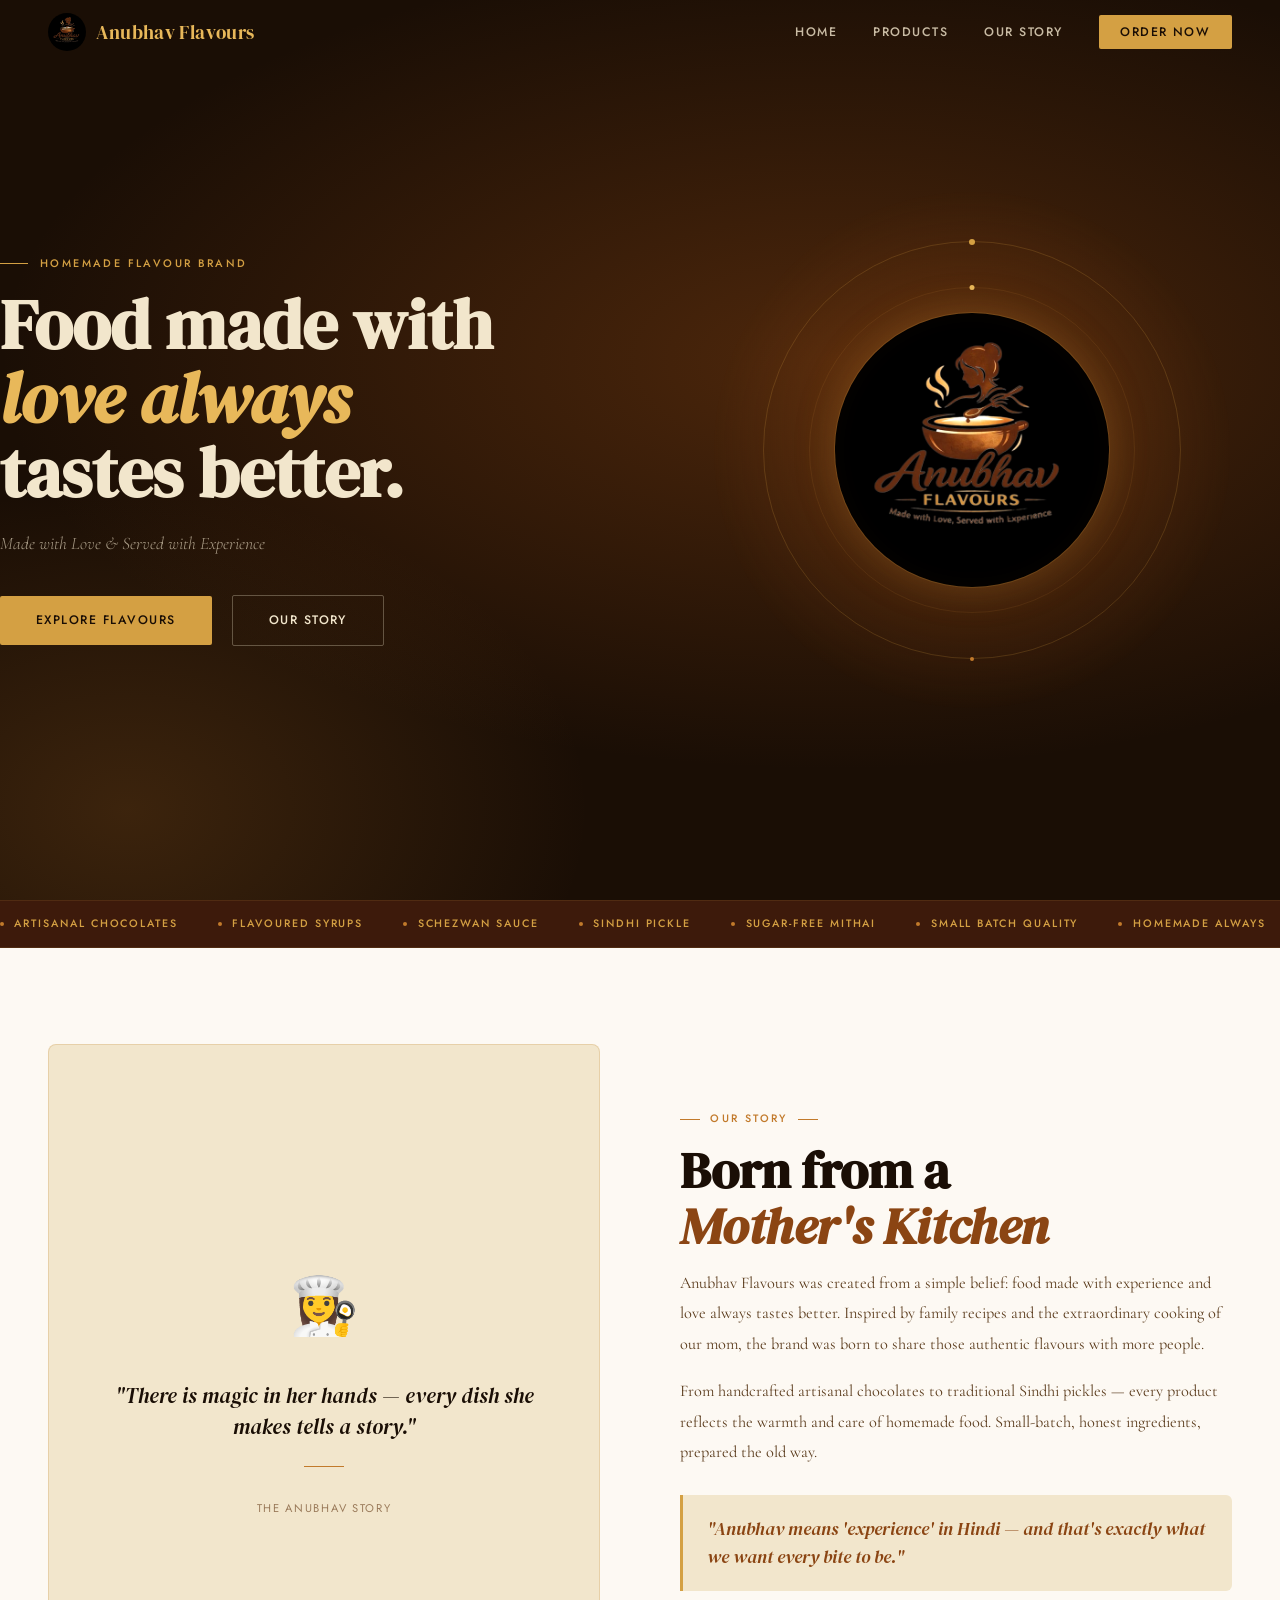
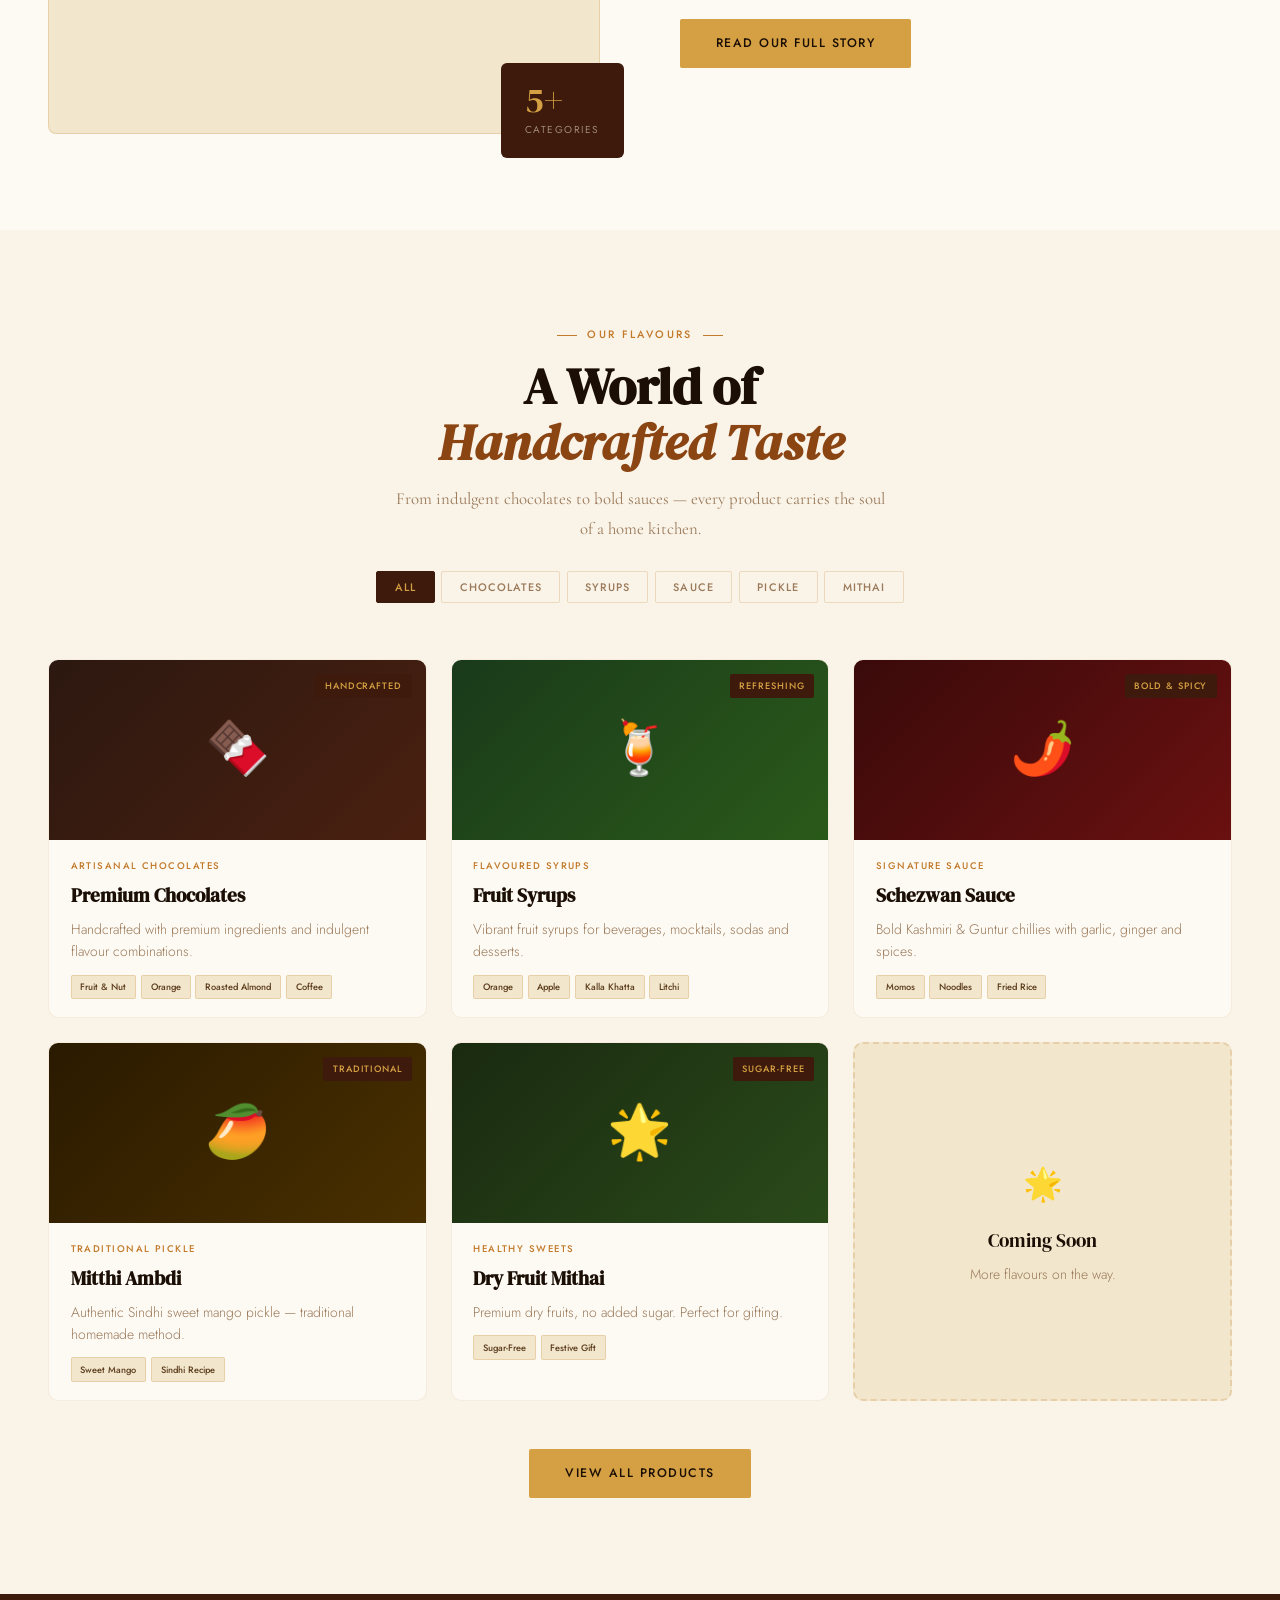
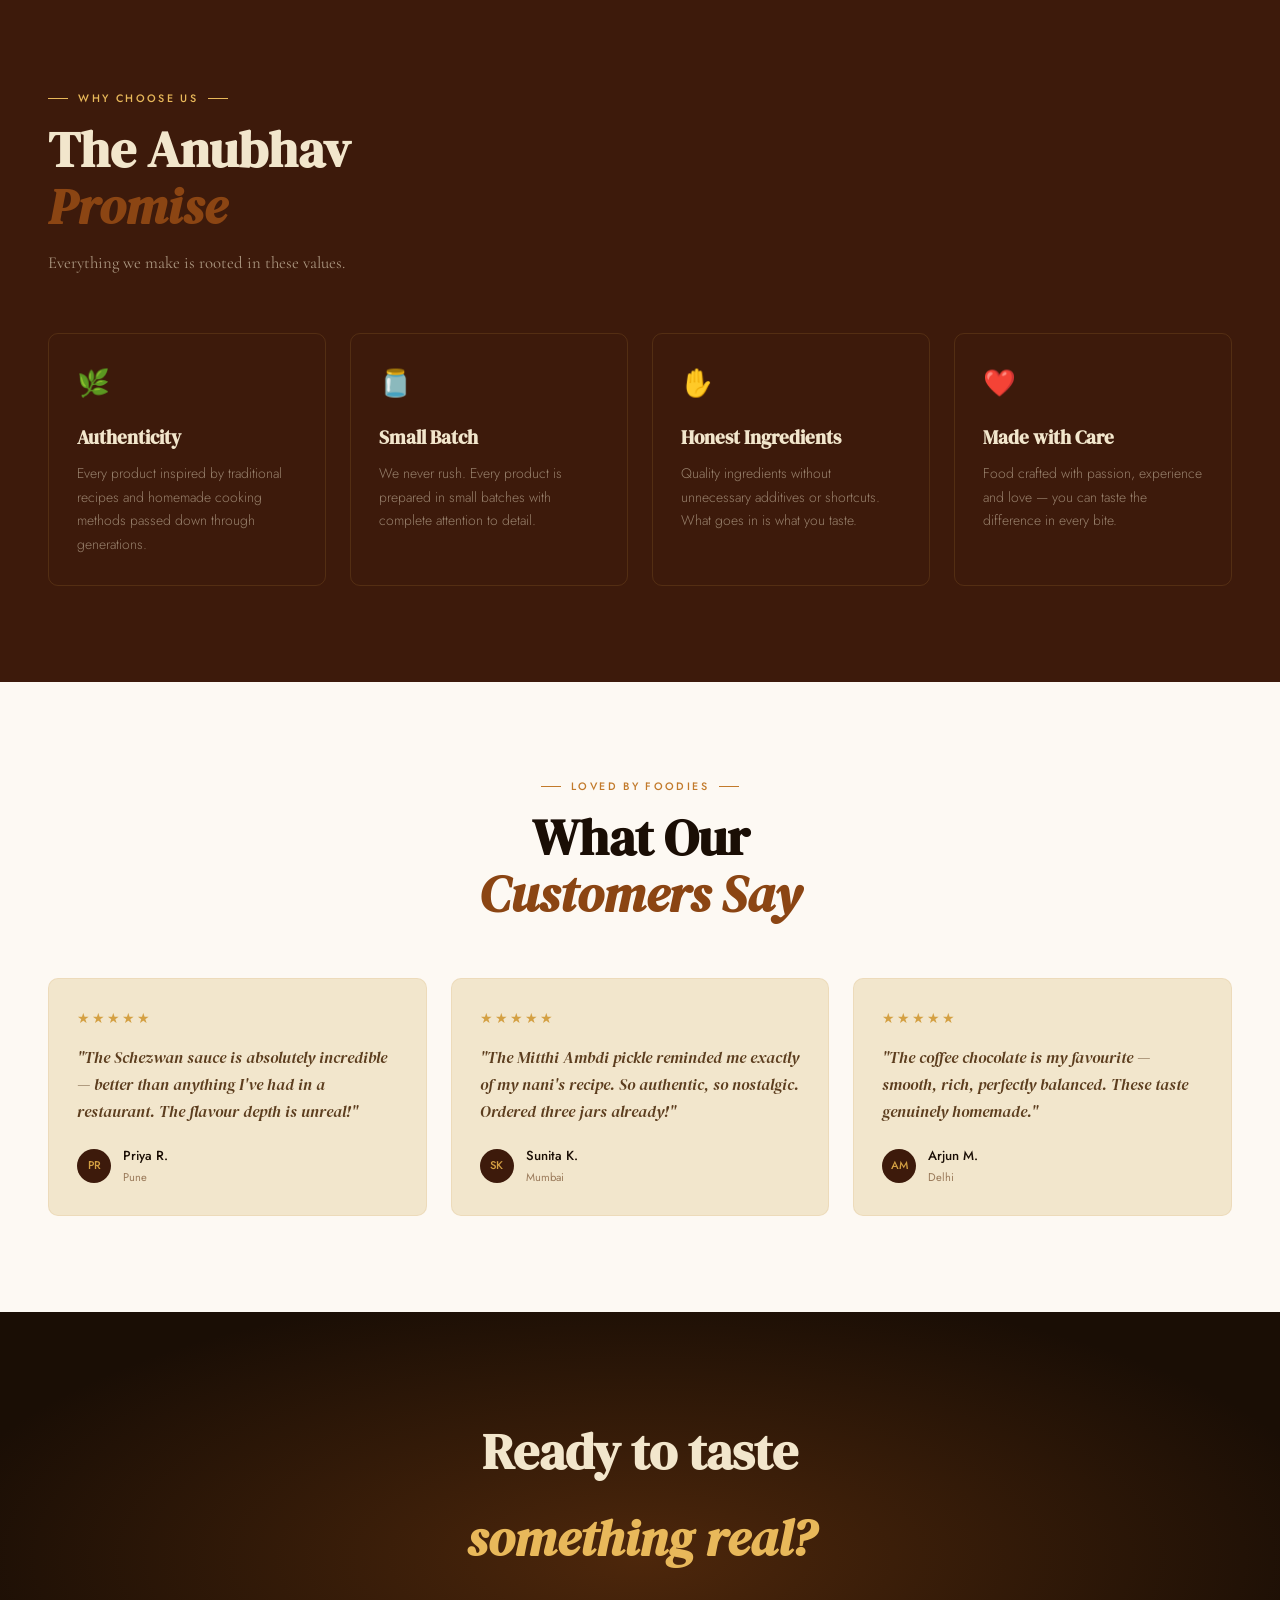
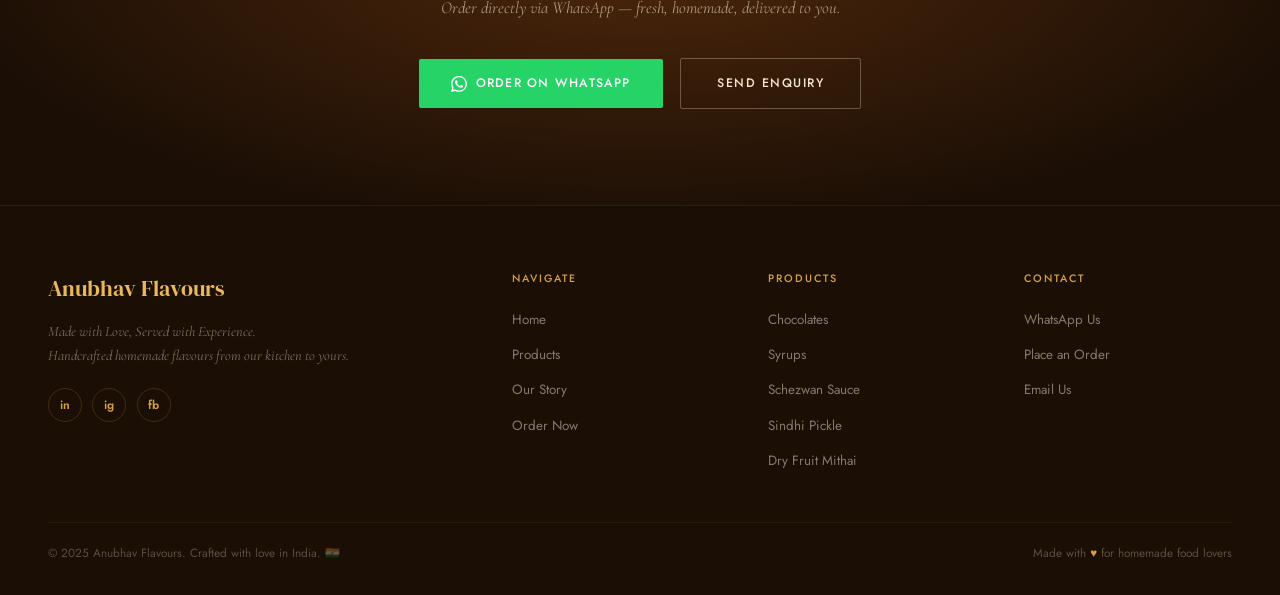
<file: index.html>
<!DOCTYPE html>
<html lang="en">
<head>
  <meta charset="UTF-8">
  <meta name="viewport" content="width=device-width, initial-scale=1.0">
  <title>Anubhav Flavours — Made with Love, Served with Experience</title>
  <meta name="description" content="Anubhav Flavours is a homegrown Indian food brand creating authentic, small-batch flavour experiences — artisanal chocolates, syrups, Schezwan sauce, Sindhi pickles & sugar-free mithai.">
  <meta property="og:title" content="Anubhav Flavours — Made with Love, Served with Experience">
  <meta property="og:description" content="Handcrafted homemade flavours from our kitchen to yours.">
  <meta name="theme-color" content="#1A0E05">
  <link rel="stylesheet" href="css/style.css">
  <!-- Circular favicon -->
  <link rel="icon" type="image/png" sizes="64x64" href="images/favicon-circle.png">
  <link rel="apple-touch-icon" href="images/favicon-circle.png">
</head>
<body>

<!-- ── DESKTOP NAV ── -->
<nav id="mainNav">
  <a href="/" class="nav-logo">
    <img src="images/logo-dark.png" alt="Anubhav Flavours" class="nav-logo-img">
    <span class="nav-logo-text">Anubhav Flavours</span>
  </a>
  <ul class="nav-links">
    <li><a href="/">Home</a></li>
    <li><a href="/pages/products">Products</a></li>
    <li><a href="/pages/about">Our Story</a></li>
    <li><a href="/pages/contact" class="nav-cta">Order Now</a></li>
  </ul>
</nav>

<!-- ── MOBILE BOTTOM NAV ── -->
<nav class="mobile-bottom-nav">
  <div class="mob-nav-inner">
    <a href="/" class="mob-nav-item active">
      <span class="mob-nav-icon">🏠</span>
      <span class="mob-nav-label">Home</span>
    </a>
    <a href="/pages/products" class="mob-nav-item">
      <span class="mob-nav-icon">🛍</span>
      <span class="mob-nav-label">Products</span>
    </a>
    <a href="/pages/contact" class="mob-nav-item mob-nav-order">
      <span class="mob-nav-icon">✉️</span>
      <span class="mob-nav-label">Order</span>
    </a>
    <a href="/pages/about" class="mob-nav-item">
      <span class="mob-nav-icon">❤️</span>
      <span class="mob-nav-label">Story</span>
    </a>
    <a href="https://wa.me/919999999999" class="mob-nav-item" target="_blank">
      <span class="mob-nav-icon">💬</span>
      <span class="mob-nav-label">WhatsApp</span>
    </a>
  </div>
</nav>

<!-- ── HERO ── -->
<section class="hero">
  <div class="hero-bg"></div>

  <!-- Floating spice particles -->
  <div class="hero-particles" aria-hidden="true">
    <div class="particle" style="width:3px;height:3px;left:15%;top:70%;--d:9s;--dl:0s"></div>
    <div class="particle" style="width:4px;height:4px;left:25%;top:80%;--d:7s;--dl:1.5s"></div>
    <div class="particle" style="width:2px;height:2px;left:40%;top:75%;--d:11s;--dl:0.8s"></div>
    <div class="particle" style="width:5px;height:5px;left:55%;top:85%;--d:8s;--dl:2s"></div>
    <div class="particle" style="width:3px;height:3px;left:70%;top:72%;--d:10s;--dl:0.3s"></div>
    <div class="particle" style="width:2px;height:2px;left:80%;top:78%;--d:7.5s;--dl:1s"></div>
    <div class="particle" style="width:4px;height:4px;left:88%;top:68%;--d:9.5s;--dl:2.5s"></div>
  </div>

  <div class="hero-content">
    <!-- Text side -->
    <div class="hero-text">
      <p class="hero-eyebrow">Homemade Flavour Brand</p>
      <h1 class="hero-title">
        Food made with<br>
        <em>love always</em><br>
        tastes better.
      </h1>
      <p class="hero-tagline">Made with Love &amp; Served with Experience</p>
      <div class="hero-actions">
        <a href="/pages/products" class="btn-primary">Explore Flavours</a>
        <a href="/pages/about" class="btn-outline">Our Story</a>
      </div>
    </div>

    <!-- Logo side — circular, still, only background orbits spin -->
    <div class="hero-image-side">
      <div class="hero-logo-stage">
        <div class="logo-halo"></div>
        <div class="orbit orbit-1"></div>
        <div class="orbit orbit-2"></div>
        <div class="hero-logo-circle">
          <img src="images/logo-hero.png" alt="Anubhav Flavours">
        </div>
      </div>
    </div>
  </div>

</section>

<!-- ── MARQUEE STRIP ── -->
<div class="flavour-strip">
  <div class="marquee-inner" id="marqueeStrip">
    <span class="strip-item"><span class="strip-dot"></span>Artisanal Chocolates</span>
    <span class="strip-item"><span class="strip-dot"></span>Flavoured Syrups</span>
    <span class="strip-item"><span class="strip-dot"></span>Schezwan Sauce</span>
    <span class="strip-item"><span class="strip-dot"></span>Sindhi Pickle</span>
    <span class="strip-item"><span class="strip-dot"></span>Sugar-Free Mithai</span>
    <span class="strip-item"><span class="strip-dot"></span>Small Batch Quality</span>
    <span class="strip-item"><span class="strip-dot"></span>Homemade Always</span>
    <span class="strip-item"><span class="strip-dot"></span>Traditional Recipes</span>
  </div>
</div>

<!-- ── STORY SECTION ── -->
<section class="story-section">
  <div class="container">
    <div class="story-grid">
      <div class="story-visual reveal">
        <div class="story-frame">
          <div class="story-icon">👩‍🍳</div>
          <p class="story-frame-text">"There is magic in her hands — every dish she makes tells a story."</p>
          <div style="width:40px;height:1px;background:var(--amber);margin:0 auto"></div>
          <p style="font-family:var(--font-ui);font-size:.7rem;letter-spacing:.15em;text-transform:uppercase;color:var(--text-muted);margin-top:.5rem">The Anubhav Story</p>
        </div>
        <div class="story-accent-box">
          <div class="story-accent-num">5+</div>
          <div class="story-accent-label">Categories</div>
        </div>
      </div>
      <div class="story-text">
        <p class="section-eyebrow reveal" style="justify-content:flex-start">Our Story</p>
        <h2 class="section-title reveal reveal-delay-1">Born from a<br><em>Mother's Kitchen</em></h2>
        <p class="story-body reveal reveal-delay-2">Anubhav Flavours was created from a simple belief: food made with experience and love always tastes better. Inspired by family recipes and the extraordinary cooking of our mom, the brand was born to share those authentic flavours with more people.</p>
        <p class="story-body reveal reveal-delay-2">From handcrafted artisanal chocolates to traditional Sindhi pickles — every product reflects the warmth and care of homemade food. Small-batch, honest ingredients, prepared the old way.</p>
        <div class="story-quote reveal reveal-delay-3">
          <p>"Anubhav means 'experience' in Hindi — and that's exactly what we want every bite to be."</p>
        </div>
        <a href="/pages/about" class="btn-primary reveal reveal-delay-4">Read Our Full Story</a>
      </div>
    </div>
  </div>
</section>

<!-- ── PRODUCTS SECTION ── -->
<section class="products-section">
  <div class="container">
    <div class="products-header">
      <p class="section-eyebrow reveal">Our Flavours</p>
      <h2 class="section-title reveal reveal-delay-1">A World of<br><em>Handcrafted Taste</em></h2>
      <p class="section-sub reveal reveal-delay-2">From indulgent chocolates to bold sauces — every product carries the soul of a home kitchen.</p>
      <div class="product-filter reveal reveal-delay-3">
        <button class="filter-btn active" data-category="all">All</button>
        <button class="filter-btn" data-category="chocolate">Chocolates</button>
        <button class="filter-btn" data-category="syrup">Syrups</button>
        <button class="filter-btn" data-category="sauce">Sauce</button>
        <button class="filter-btn" data-category="pickle">Pickle</button>
        <button class="filter-btn" data-category="mithai">Mithai</button>
      </div>
    </div>
    <div class="products-grid">
      <div class="product-card reveal" data-category="chocolate">
        <div class="product-card-img" style="background:linear-gradient(135deg,#2C1810,#4A2010)">
          <span class="product-emoji">🍫</span>
          <span class="product-tag">Handcrafted</span>
        </div>
        <div class="product-card-body">
          <p class="product-category">Artisanal Chocolates</p>
          <h3 class="product-name">Premium Chocolates</h3>
          <p class="product-desc">Handcrafted with premium ingredients and indulgent flavour combinations.</p>
          <div class="product-variants">
            <span class="variant-chip">Fruit &amp; Nut</span>
            <span class="variant-chip">Orange</span>
            <span class="variant-chip">Roasted Almond</span>
            <span class="variant-chip">Coffee</span>
          </div>
        </div>
      </div>
      <div class="product-card reveal reveal-delay-1" data-category="syrup">
        <div class="product-card-img" style="background:linear-gradient(135deg,#1A3A1A,#2A5A1A)">
          <span class="product-emoji">🍹</span>
          <span class="product-tag">Refreshing</span>
        </div>
        <div class="product-card-body">
          <p class="product-category">Flavoured Syrups</p>
          <h3 class="product-name">Fruit Syrups</h3>
          <p class="product-desc">Vibrant fruit syrups for beverages, mocktails, sodas and desserts.</p>
          <div class="product-variants">
            <span class="variant-chip">Orange</span>
            <span class="variant-chip">Apple</span>
            <span class="variant-chip">Kalla Khatta</span>
            <span class="variant-chip">Litchi</span>
          </div>
        </div>
      </div>
      <div class="product-card reveal reveal-delay-2" data-category="sauce">
        <div class="product-card-img" style="background:linear-gradient(135deg,#3A0A0A,#6A1010)">
          <span class="product-emoji">🌶️</span>
          <span class="product-tag">Bold &amp; Spicy</span>
        </div>
        <div class="product-card-body">
          <p class="product-category">Signature Sauce</p>
          <h3 class="product-name">Schezwan Sauce</h3>
          <p class="product-desc">Bold Kashmiri &amp; Guntur chillies with garlic, ginger and spices.</p>
          <div class="product-variants">
            <span class="variant-chip">Momos</span>
            <span class="variant-chip">Noodles</span>
            <span class="variant-chip">Fried Rice</span>
          </div>
        </div>
      </div>
      <div class="product-card reveal reveal-delay-1" data-category="pickle">
        <div class="product-card-img" style="background:linear-gradient(135deg,#2A1A00,#4A3000)">
          <span class="product-emoji">🥭</span>
          <span class="product-tag">Traditional</span>
        </div>
        <div class="product-card-body">
          <p class="product-category">Traditional Pickle</p>
          <h3 class="product-name">Mitthi Ambdi</h3>
          <p class="product-desc">Authentic Sindhi sweet mango pickle — traditional homemade method.</p>
          <div class="product-variants">
            <span class="variant-chip">Sweet Mango</span>
            <span class="variant-chip">Sindhi Recipe</span>
          </div>
        </div>
      </div>
      <div class="product-card reveal reveal-delay-2" data-category="mithai">
        <div class="product-card-img" style="background:linear-gradient(135deg,#1A2A10,#2A4A1A)">
          <span class="product-emoji">🌟</span>
          <span class="product-tag">Sugar-Free</span>
        </div>
        <div class="product-card-body">
          <p class="product-category">Healthy Sweets</p>
          <h3 class="product-name">Dry Fruit Mithai</h3>
          <p class="product-desc">Premium dry fruits, no added sugar. Perfect for gifting.</p>
          <div class="product-variants">
            <span class="variant-chip">Sugar-Free</span>
            <span class="variant-chip">Festive Gift</span>
          </div>
        </div>
      </div>
      <div class="product-card reveal reveal-delay-3" style="display:flex;align-items:center;justify-content:center;min-height:240px;background:var(--parchment);border:2px dashed var(--border-warm)">
        <div style="text-align:center;padding:2rem">
          <p style="font-size:2rem;margin-bottom:.75rem">🌟</p>
          <p class="product-name" style="margin-bottom:.4rem">Coming Soon</p>
          <p class="product-desc" style="display:block">More flavours on the way.</p>
        </div>
      </div>
    </div>
    <div style="text-align:center;margin-top:3rem" class="reveal">
      <a href="/pages/products" class="btn-primary">View All Products</a>
    </div>
  </div>
</section>

<!-- ── VALUES ── -->
<section class="values-section">
  <div class="container">
    <div class="values-header">
      <p class="section-eyebrow reveal">Why Choose Us</p>
      <h2 class="section-title reveal reveal-delay-1">The Anubhav<br><em>Promise</em></h2>
      <p class="section-sub reveal reveal-delay-2">Everything we make is rooted in these values.</p>
    </div>
    <div class="values-grid">
      <div class="value-card reveal">
        <div class="value-icon">🌿</div>
        <h3 class="value-title">Authenticity</h3>
        <p class="value-text">Every product inspired by traditional recipes and homemade cooking methods passed down through generations.</p>
      </div>
      <div class="value-card reveal reveal-delay-1">
        <div class="value-icon">🫙</div>
        <h3 class="value-title">Small Batch</h3>
        <p class="value-text">We never rush. Every product is prepared in small batches with complete attention to detail.</p>
      </div>
      <div class="value-card reveal reveal-delay-2">
        <div class="value-icon">✋</div>
        <h3 class="value-title">Honest Ingredients</h3>
        <p class="value-text">Quality ingredients without unnecessary additives or shortcuts. What goes in is what you taste.</p>
      </div>
      <div class="value-card reveal reveal-delay-3">
        <div class="value-icon">❤️</div>
        <h3 class="value-title">Made with Care</h3>
        <p class="value-text">Food crafted with passion, experience and love — you can taste the difference in every bite.</p>
      </div>
    </div>
  </div>
</section>

<!-- ── TESTIMONIALS ── -->
<section class="testimonials-section">
  <div class="container">
    <div class="testimonials-header">
      <p class="section-eyebrow reveal">Loved by Foodies</p>
      <h2 class="section-title reveal reveal-delay-1">What Our<br><em>Customers Say</em></h2>
    </div>
    <div class="testimonials-grid">
      <div class="testimonial-card reveal">
        <div class="testimonial-stars">★★★★★</div>
        <p class="testimonial-text">"The Schezwan sauce is absolutely incredible — better than anything I've had in a restaurant. The flavour depth is unreal!"</p>
        <div class="testimonial-author">
          <div class="testimonial-avatar">PR</div>
          <div><p class="testimonial-name">Priya R.</p><p class="testimonial-location">Pune</p></div>
        </div>
      </div>
      <div class="testimonial-card reveal reveal-delay-1">
        <div class="testimonial-stars">★★★★★</div>
        <p class="testimonial-text">"The Mitthi Ambdi pickle reminded me exactly of my nani's recipe. So authentic, so nostalgic. Ordered three jars already!"</p>
        <div class="testimonial-author">
          <div class="testimonial-avatar">SK</div>
          <div><p class="testimonial-name">Sunita K.</p><p class="testimonial-location">Mumbai</p></div>
        </div>
      </div>
      <div class="testimonial-card reveal reveal-delay-2">
        <div class="testimonial-stars">★★★★★</div>
        <p class="testimonial-text">"The coffee chocolate is my favourite — smooth, rich, perfectly balanced. These taste genuinely homemade."</p>
        <div class="testimonial-author">
          <div class="testimonial-avatar">AM</div>
          <div><p class="testimonial-name">Arjun M.</p><p class="testimonial-location">Delhi</p></div>
        </div>
      </div>
    </div>
  </div>
</section>

<!-- ── CTA ── -->
<section class="cta-section">
  <div class="container">
    <div class="cta-content">
      <h2 class="cta-title reveal">Ready to taste<br><em>something real?</em></h2>
      <p class="cta-sub reveal reveal-delay-1">Order directly via WhatsApp — fresh, homemade, delivered to you.</p>
      <div class="cta-actions reveal reveal-delay-2">
        <a href="https://wa.me/919999999999?text=Hi%20Anubhav%20Flavours!%20I%20would%20like%20to%20place%20an%20order." class="whatsapp-btn" target="_blank">
          <svg width="16" height="16" viewBox="0 0 24 24" fill="currentColor"><path d="M17.472 14.382c-.297-.149-1.758-.867-2.03-.967-.273-.099-.471-.148-.67.15-.197.297-.767.966-.94 1.164-.173.199-.347.223-.644.075-.297-.15-1.255-.463-2.39-1.475-.883-.788-1.48-1.761-1.653-2.059-.173-.297-.018-.458.13-.606.134-.133.298-.347.446-.52.149-.174.198-.298.298-.497.099-.198.05-.371-.025-.52-.075-.149-.669-1.612-.916-2.207-.242-.579-.487-.5-.669-.51-.173-.008-.371-.01-.57-.01-.198 0-.52.074-.792.372-.272.297-1.04 1.016-1.04 2.479 0 1.462 1.065 2.875 1.213 3.074.149.198 2.096 3.2 5.077 4.487.709.306 1.262.489 1.694.625.712.227 1.36.195 1.871.118.571-.085 1.758-.719 2.006-1.413.248-.694.248-1.289.173-1.413-.074-.124-.272-.198-.57-.347m-5.421 7.403h-.004a9.87 9.87 0 01-5.031-1.378l-.361-.214-3.741.982.998-3.648-.235-.374a9.86 9.86 0 01-1.51-5.26c.001-5.45 4.436-9.884 9.888-9.884 2.64 0 5.122 1.03 6.988 2.898a9.825 9.825 0 012.893 6.994c-.003 5.45-4.437 9.884-9.885 9.884m8.413-18.297A11.815 11.815 0 0012.05 0C5.495 0 .16 5.335.157 11.892c0 2.096.547 4.142 1.588 5.945L.057 24l6.305-1.654a11.882 11.882 0 005.683 1.448h.005c6.554 0 11.89-5.335 11.893-11.893a11.821 11.821 0 00-3.48-8.413Z"/></svg>
          Order on WhatsApp
        </a>
        <a href="/pages/contact" class="btn-outline">Send Enquiry</a>
      </div>
    </div>
  </div>
</section>

<!-- ── FOOTER ── -->
<footer>
  <div class="container">
    <div class="footer-grid">
      <div>
        <div class="footer-brand-name">Anubhav Flavours</div>
        <p class="footer-tagline">Made with Love, Served with Experience.<br>Handcrafted homemade flavours from our kitchen to yours.</p>
        <div class="footer-social">
          <a href="#" class="social-link">in</a>
          <a href="#" class="social-link">ig</a>
          <a href="#" class="social-link">fb</a>
        </div>
      </div>
      <div>
        <p class="footer-col-title">Navigate</p>
        <ul class="footer-links">
          <li><a href="/">Home</a></li>
          <li><a href="/pages/products">Products</a></li>
          <li><a href="/pages/about">Our Story</a></li>
          <li><a href="/pages/contact">Order Now</a></li>
        </ul>
      </div>
      <div>
        <p class="footer-col-title">Products</p>
        <ul class="footer-links">
          <li><a href="/pages/products">Chocolates</a></li>
          <li><a href="/pages/products">Syrups</a></li>
          <li><a href="/pages/products">Schezwan Sauce</a></li>
          <li><a href="/pages/products">Sindhi Pickle</a></li>
          <li><a href="/pages/products">Dry Fruit Mithai</a></li>
        </ul>
      </div>
      <div>
        <p class="footer-col-title">Contact</p>
        <ul class="footer-links">
          <li><a href="https://wa.me/919999999999">WhatsApp Us</a></li>
          <li><a href="/pages/contact">Place an Order</a></li>
          <li><a href="mailto:hello@anubhavflavours.com">Email Us</a></li>
        </ul>
      </div>
    </div>
    <div class="footer-bottom">
      <p class="footer-copy">© 2025 Anubhav Flavours. Crafted with love in India. 🇮🇳</p>
      <p class="footer-copy">Made with <span style="color:var(--gold)">♥</span> for homemade food lovers</p>
    </div>
  </div>
</footer>

<script>
// ── NAV SCROLL ──
const nav = document.getElementById('mainNav');
window.addEventListener('scroll',()=>{
  nav.classList.toggle('scrolled', window.scrollY > 40);
});

// ── MARQUEE LOOP ──
const strip = document.getElementById('marqueeStrip');
if(strip) strip.innerHTML += strip.innerHTML;

// ── PRODUCT FILTER ──
document.querySelectorAll('.filter-btn').forEach(btn=>{
  btn.addEventListener('click',()=>{
    document.querySelectorAll('.filter-btn').forEach(b=>b.classList.remove('active'));
    btn.classList.add('active');
    const cat = btn.dataset.category;
    document.querySelectorAll('.product-card').forEach(card=>{
      card.style.display = (cat==='all'||card.dataset.category===cat)?'':'none';
    });
  });
});

// ── SCROLL REVEAL ──
const revealEls = document.querySelectorAll('.reveal');
const io = new IntersectionObserver(entries=>{
  entries.forEach(e=>{ if(e.isIntersecting) e.target.classList.add('visible'); });
},{threshold:.1});
revealEls.forEach(el=>io.observe(el));

// ── MOBILE BOTTOM NAV active state ──
const currentPath = window.location.pathname;
document.querySelectorAll('.mob-nav-item').forEach(item=>{
  const href = item.getAttribute('href');
  if(href===currentPath || (currentPath==='/'&&href==='/')) {
    item.classList.add('active');
  } else {
    item.classList.remove('active');
  }
});
</script>
</body>
</html>
</file>
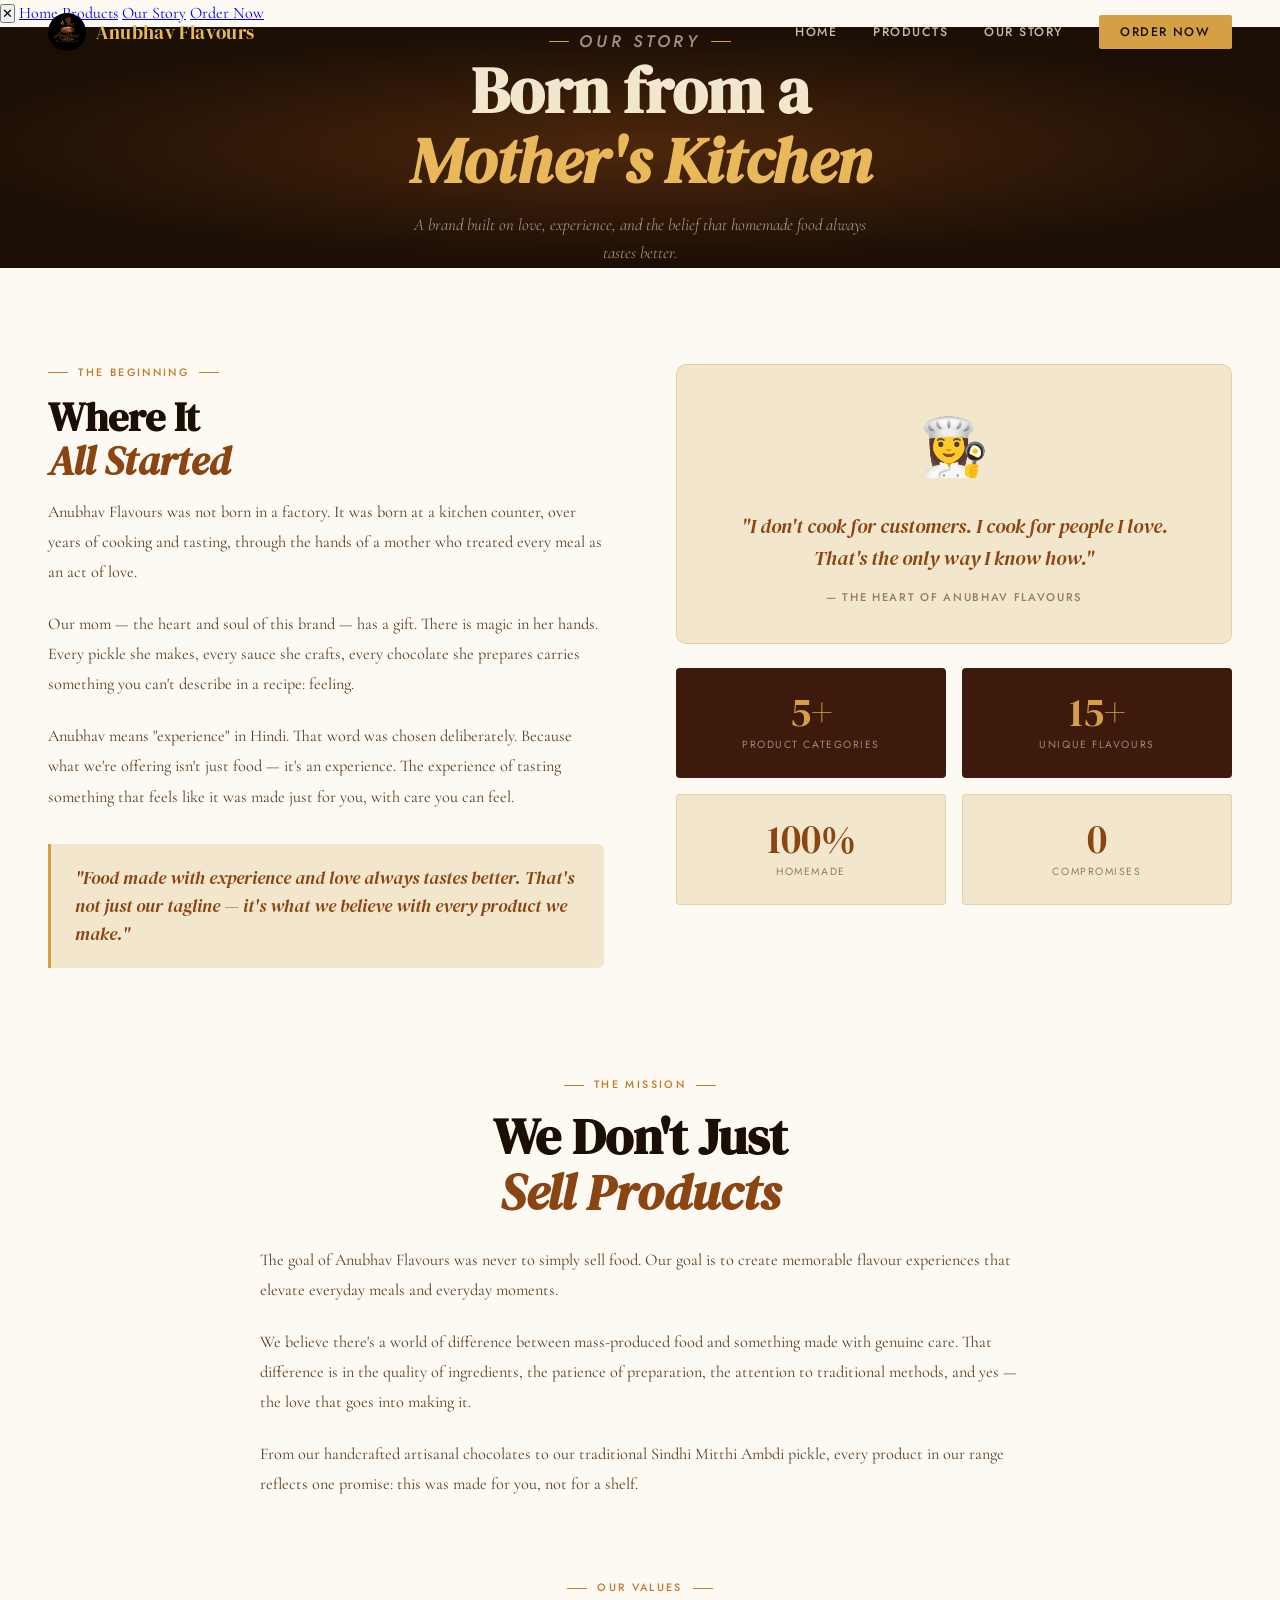
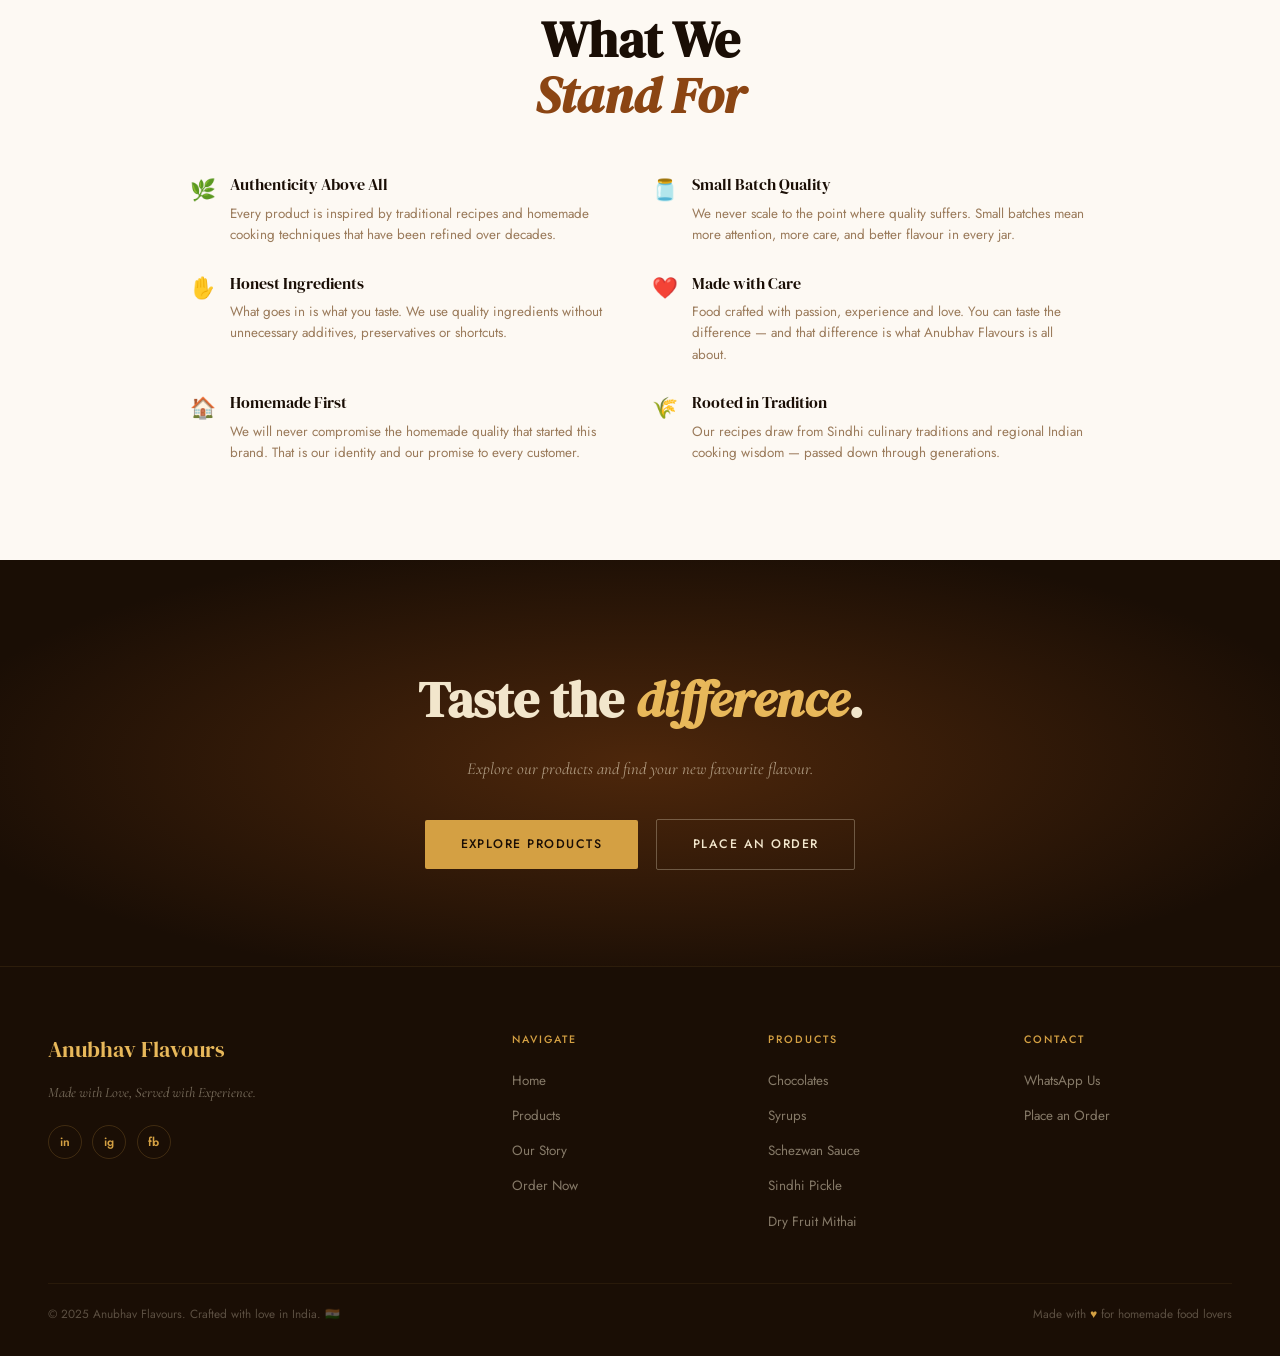
<file: pages/about.html>
<!DOCTYPE html>
<html lang="en">
<head>
  <meta charset="UTF-8">
  <meta name="viewport" content="width=device-width, initial-scale=1.0">
  <title>Our Story — Anubhav Flavours</title>
  <meta name="description" content="The story behind Anubhav Flavours — a brand born from a mother's kitchen, inspired by tradition, and crafted with love.">
  <link rel="stylesheet" href="../css/style.css">
  <link rel="icon" type="image/png" href="../images/favicon-circle.png">
  <link rel="apple-touch-icon" href="../images/favicon-circle.png">
</head>
<body>

  <!-- NAV -->
  <nav id="mainNav">
    <a href="/" class="nav-logo"><img src="../images/logo-dark.png" alt="" class="nav-logo-img"><span class="nav-logo-text">Anubhav Flavours</span>
    </a>
    <ul class="nav-links">
      <li><a href="/">Home</a></li>
      <li><a href="/pages/products">Products</a></li>
      <li><a href="/pages/about">Our Story</a></li>
      <li><a href="/pages/contact" class="nav-cta">Order Now</a></li>
    </ul>
    <button class="nav-hamburger" id="hamburger" aria-label="Menu">
      <span></span><span></span><span></span>
    </button>
  </nav>
<!-- ── MOBILE BOTTOM NAV ── -->
<nav class="mobile-bottom-nav">
  <div class="mob-nav-inner">
    <a href="/" class="mob-nav-item">
      <span class="mob-nav-icon">🏠</span>
      <span class="mob-nav-label">Home</span>
    </a>
    <a href="/pages/products" class="mob-nav-item">
      <span class="mob-nav-icon">🛍</span>
      <span class="mob-nav-label">Products</span>
    </a>
    <a href="/pages/contact" class="mob-nav-item mob-nav-order">
      <span class="mob-nav-icon">✉️</span>
      <span class="mob-nav-label">Order</span>
    </a>
    <a href="/pages/about" class="mob-nav-item active">
      <span class="mob-nav-icon">❤️</span>
      <span class="mob-nav-label">Story</span>
    </a>
    <a href="https://wa.me/919999999999" class="mob-nav-item" target="_blank">
      <span class="mob-nav-icon">💬</span>
      <span class="mob-nav-label">WhatsApp</span>
    </a>
  </div>
</nav>

  <div class="mobile-nav" id="mobileNav">
    <button class="mobile-nav-close" id="mobileNavClose">✕</button>
    <a href="/">Home</a>
    <a href="/pages/products">Products</a>
    <a href="/pages/about">Our Story</a>
    <a href="/pages/contact">Order Now</a>
  </div>

  <!-- PAGE HERO -->
  <div class="page-hero">
    <div class="container page-hero-content">
      <p class="page-hero-eyebrow">Our Story</p>
      <h1>Born from a<br><em>Mother's Kitchen</em></h1>
      <p>A brand built on love, experience, and the belief that homemade food always tastes better.</p>
    </div>
  </div>

  <!-- ABOUT SECTION -->
  <section class="about-section">
    <div class="container">

      <!-- STORY GRID -->
      <div class="about-story-grid">
        <div>
          <p class="section-eyebrow reveal" style="justify-content:flex-start;">The Beginning</p>
          <h2 class="section-title reveal reveal-delay-1" style="font-size:2.5rem;">Where It<br><em>All Started</em></h2>
          <p class="about-body reveal reveal-delay-2">
            Anubhav Flavours was not born in a factory. It was born at a kitchen counter, over years of cooking and tasting, through the hands of a mother who treated every meal as an act of love.
          </p>
          <p class="about-body reveal reveal-delay-2">
            Our mom — the heart and soul of this brand — has a gift. There is magic in her hands. Every pickle she makes, every sauce she crafts, every chocolate she prepares carries something you can't describe in a recipe: feeling.
          </p>
          <p class="about-body reveal reveal-delay-3">
            Anubhav means "experience" in Hindi. That word was chosen deliberately. Because what we're offering isn't just food — it's an experience. The experience of tasting something that feels like it was made just for you, with care you can feel.
          </p>

          <div class="story-quote reveal reveal-delay-3" style="margin-top:2rem;">
            <p>"Food made with experience and love always tastes better. That's not just our tagline — it's what we believe with every product we make."</p>
          </div>
        </div>

        <div class="reveal">
          <div class="about-mom-card">
            <div class="about-mom-icon">👩‍🍳</div>
            <p class="about-mom-quote">"I don't cook for customers. I cook for people I love. That's the only way I know how."</p>
            <p class="about-mom-attr">— The Heart of Anubhav Flavours</p>
          </div>

          <!-- STATS -->
          <div style="display:grid;grid-template-columns:1fr 1fr;gap:1rem;margin-top:1.5rem;">
            <div style="background:var(--mahogany);border-radius:4px;padding:1.5rem;text-align:center;">
              <div style="font-family:var(--font-display);font-size:2.5rem;color:var(--gold);line-height:1;">5+</div>
              <div style="font-family:var(--font-ui);font-size:0.65rem;letter-spacing:0.15em;text-transform:uppercase;color:rgba(242,230,204,0.55);margin-top:0.25rem;">Product Categories</div>
            </div>
            <div style="background:var(--mahogany);border-radius:4px;padding:1.5rem;text-align:center;">
              <div style="font-family:var(--font-display);font-size:2.5rem;color:var(--gold);line-height:1;">15+</div>
              <div style="font-family:var(--font-ui);font-size:0.65rem;letter-spacing:0.15em;text-transform:uppercase;color:rgba(242,230,204,0.55);margin-top:0.25rem;">Unique Flavours</div>
            </div>
            <div style="background:var(--parchment);border:1px solid var(--border-warm);border-radius:4px;padding:1.5rem;text-align:center;">
              <div style="font-family:var(--font-display);font-size:2.5rem;color:var(--copper);line-height:1;">100%</div>
              <div style="font-family:var(--font-ui);font-size:0.65rem;letter-spacing:0.15em;text-transform:uppercase;color:var(--text-muted);margin-top:0.25rem;">Homemade</div>
            </div>
            <div style="background:var(--parchment);border:1px solid var(--border-warm);border-radius:4px;padding:1.5rem;text-align:center;">
              <div style="font-family:var(--font-display);font-size:2.5rem;color:var(--copper);line-height:1;">0</div>
              <div style="font-family:var(--font-ui);font-size:0.65rem;letter-spacing:0.15em;text-transform:uppercase;color:var(--text-muted);margin-top:0.25rem;">Compromises</div>
            </div>
          </div>
        </div>
      </div>

      <!-- BRAND STORY CONTINUATION -->
      <div style="max-width:760px;margin:0 auto 5rem;text-align:center;" class="reveal">
        <p class="section-eyebrow" style="justify-content:center;">The Mission</p>
        <h2 class="section-title reveal-delay-1" style="margin-bottom:1.5rem;">We Don't Just<br><em>Sell Products</em></h2>
        <p class="about-body" style="text-align:left;">
          The goal of Anubhav Flavours was never to simply sell food. Our goal is to create memorable flavour experiences that elevate everyday meals and everyday moments.
        </p>
        <p class="about-body" style="text-align:left;">
          We believe there's a world of difference between mass-produced food and something made with genuine care. That difference is in the quality of ingredients, the patience of preparation, the attention to traditional methods, and yes — the love that goes into making it.
        </p>
        <p class="about-body" style="text-align:left;">
          From our handcrafted artisanal chocolates to our traditional Sindhi Mitthi Ambdi pickle, every product in our range reflects one promise: this was made for you, not for a shelf.
        </p>
      </div>

      <!-- VALUES GRID -->
      <div>
        <div style="text-align:center;margin-bottom:3rem;" class="reveal">
          <p class="section-eyebrow" style="justify-content:center;">Our Values</p>
          <h2 class="section-title" style="margin-bottom:0;">What We<br><em>Stand For</em></h2>
        </div>
        <div class="values-list reveal reveal-delay-1" style="max-width:900px;margin:0 auto;">
          <div class="value-item">
            <div class="value-item-icon">🌿</div>
            <div>
              <p class="value-item-title">Authenticity Above All</p>
              <p class="value-item-text">Every product is inspired by traditional recipes and homemade cooking techniques that have been refined over decades.</p>
            </div>
          </div>
          <div class="value-item">
            <div class="value-item-icon">🫙</div>
            <div>
              <p class="value-item-title">Small Batch Quality</p>
              <p class="value-item-text">We never scale to the point where quality suffers. Small batches mean more attention, more care, and better flavour in every jar.</p>
            </div>
          </div>
          <div class="value-item">
            <div class="value-item-icon">✋</div>
            <div>
              <p class="value-item-title">Honest Ingredients</p>
              <p class="value-item-text">What goes in is what you taste. We use quality ingredients without unnecessary additives, preservatives or shortcuts.</p>
            </div>
          </div>
          <div class="value-item">
            <div class="value-item-icon">❤️</div>
            <div>
              <p class="value-item-title">Made with Care</p>
              <p class="value-item-text">Food crafted with passion, experience and love. You can taste the difference — and that difference is what Anubhav Flavours is all about.</p>
            </div>
          </div>
          <div class="value-item">
            <div class="value-item-icon">🏠</div>
            <div>
              <p class="value-item-title">Homemade First</p>
              <p class="value-item-text">We will never compromise the homemade quality that started this brand. That is our identity and our promise to every customer.</p>
            </div>
          </div>
          <div class="value-item">
            <div class="value-item-icon">🌾</div>
            <div>
              <p class="value-item-title">Rooted in Tradition</p>
              <p class="value-item-text">Our recipes draw from Sindhi culinary traditions and regional Indian cooking wisdom — passed down through generations.</p>
            </div>
          </div>
        </div>
      </div>

    </div>
  </section>

  <!-- CTA SECTION -->
  <section class="cta-section">
    <div class="container">
      <div class="cta-content">
        <h2 class="cta-title reveal">Taste the <em>difference</em>.</h2>
        <p class="cta-sub reveal reveal-delay-1">Explore our products and find your new favourite flavour.</p>
        <div class="cta-actions reveal reveal-delay-2">
          <a href="/pages/products" class="btn-primary">Explore Products</a>
          <a href="/pages/contact" class="btn-outline">Place an Order</a>
        </div>
      </div>
    </div>
  </section>

  <!-- FOOTER -->
  <footer>
    <div class="container">
      <div class="footer-grid">
        <div>
          <div class="footer-brand-logo">
            <span class="footer-brand-name">Anubhav Flavours</span>
          </div>
          <p class="footer-tagline">Made with Love, Served with Experience.</p>
          <div class="footer-social">
            <a href="#" class="social-link">in</a>
            <a href="#" class="social-link">ig</a>
            <a href="#" class="social-link">fb</a>
          </div>
        </div>
        <div>
          <p class="footer-col-title">Navigate</p>
          <ul class="footer-links">
            <li><a href="/">Home</a></li>
            <li><a href="/pages/products">Products</a></li>
            <li><a href="/pages/about">Our Story</a></li>
            <li><a href="/pages/contact">Order Now</a></li>
          </ul>
        </div>
        <div>
          <p class="footer-col-title">Products</p>
          <ul class="footer-links">
            <li><a href="/pages/products">Chocolates</a></li>
            <li><a href="/pages/products">Syrups</a></li>
            <li><a href="/pages/products">Schezwan Sauce</a></li>
            <li><a href="/pages/products">Sindhi Pickle</a></li>
            <li><a href="/pages/products">Dry Fruit Mithai</a></li>
          </ul>
        </div>
        <div>
          <p class="footer-col-title">Contact</p>
          <ul class="footer-links">
            <li><a href="https://wa.me/919999999999">WhatsApp Us</a></li>
            <li><a href="/pages/contact">Place an Order</a></li>
          </ul>
        </div>
      </div>
      <div class="footer-bottom">
        <p class="footer-copy">© 2025 Anubhav Flavours. Crafted with love in India. 🇮🇳</p>
        <p class="footer-copy">Made with <span style="color:var(--gold)">♥</span> for homemade food lovers</p>
      </div>
    </div>
  </footer>

<script>
const nav = document.getElementById('mainNav');
window.addEventListener('scroll',()=>nav.classList.toggle('scrolled',window.scrollY>40));
const strip = document.getElementById('marqueeStrip');
if(strip) strip.innerHTML += strip.innerHTML;
document.querySelectorAll('.filter-btn').forEach(btn=>{
  btn.addEventListener('click',()=>{
    document.querySelectorAll('.filter-btn').forEach(b=>b.classList.remove('active'));
    btn.classList.add('active');
    const cat=btn.dataset.category;
    document.querySelectorAll('.product-card').forEach(card=>{
      card.style.display=(cat==='all'||card.dataset.category===cat)?'':'none';
    });
  });
});
const io=new IntersectionObserver(entries=>{entries.forEach(e=>{if(e.isIntersecting)e.target.classList.add('visible')})},{threshold:.1});
document.querySelectorAll('.reveal').forEach(el=>io.observe(el));
const orderForm=document.getElementById('orderForm');
if(orderForm){
  orderForm.addEventListener('submit',e=>{
    e.preventDefault();
    const name=document.getElementById('fname').value;
    const product=document.getElementById('fproduct').value;
    const message=document.getElementById('fmessage').value;
    const phone=document.getElementById('fphone').value;
    const text=`Hi Anubhav Flavours! 🙏

Name: ${name}
Phone: ${phone}
Interested in: ${product}
Message: ${message}`;
    const waUrl=`https://wa.me/919999999999?text=${encodeURIComponent(text)}`;
    document.getElementById('formFields').style.display='none';
    document.getElementById('formSuccess').style.display='block';
    setTimeout(()=>window.open(waUrl,'_blank'),800);
  });
}
</script>

</body>
</html>
</file>
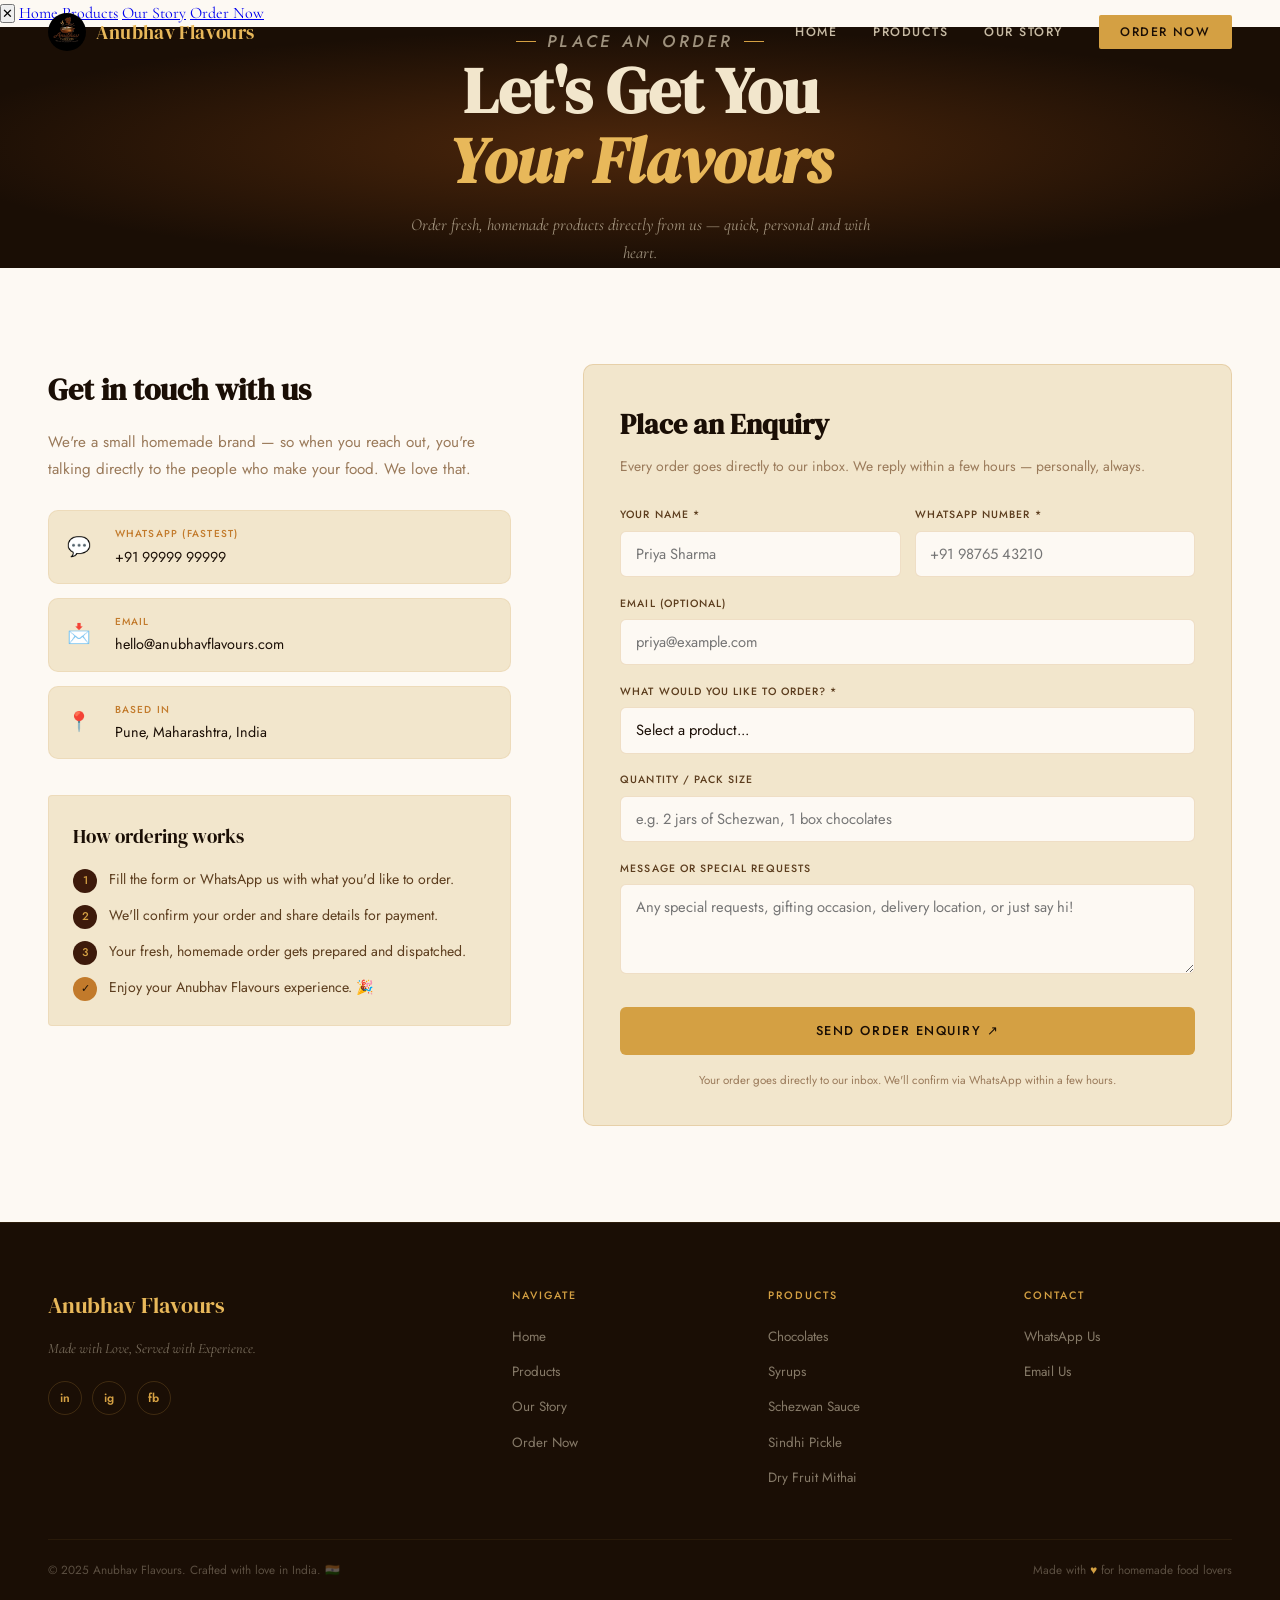
<file: pages/contact.html>
<!DOCTYPE html>
<html lang="en">
<head>
  <meta charset="UTF-8">
  <meta name="viewport" content="width=device-width, initial-scale=1.0">
  <title>Order Now — Anubhav Flavours</title>
  <meta name="description" content="Place an order with Anubhav Flavours. Contact us via WhatsApp or fill out the enquiry form.">
  <link rel="stylesheet" href="../css/style.css">
  <link rel="icon" type="image/png" href="../images/favicon-circle.png">
  <link rel="apple-touch-icon" href="../images/favicon-circle.png">
</head>
<body>

  <!-- NAV -->
  <nav id="mainNav">
    <a href="/" class="nav-logo"><img src="../images/logo-dark.png" alt="" class="nav-logo-img"><span class="nav-logo-text">Anubhav Flavours</span>
    </a>
    <ul class="nav-links">
      <li><a href="/">Home</a></li>
      <li><a href="/pages/products">Products</a></li>
      <li><a href="/pages/about">Our Story</a></li>
      <li><a href="/pages/contact" class="nav-cta">Order Now</a></li>
    </ul>
    <button class="nav-hamburger" id="hamburger" aria-label="Menu">
      <span></span><span></span><span></span>
    </button>
  </nav>
<!-- ── MOBILE BOTTOM NAV ── -->
<nav class="mobile-bottom-nav">
  <div class="mob-nav-inner">
    <a href="/" class="mob-nav-item">
      <span class="mob-nav-icon">🏠</span>
      <span class="mob-nav-label">Home</span>
    </a>
    <a href="/pages/products" class="mob-nav-item">
      <span class="mob-nav-icon">🛍</span>
      <span class="mob-nav-label">Products</span>
    </a>
    <a href="/pages/contact" class="mob-nav-item mob-nav-order active">
      <span class="mob-nav-icon">✉️</span>
      <span class="mob-nav-label">Order</span>
    </a>
    <a href="/pages/about" class="mob-nav-item">
      <span class="mob-nav-icon">❤️</span>
      <span class="mob-nav-label">Story</span>
    </a>
    <a href="https://wa.me/919999999999" class="mob-nav-item" target="_blank">
      <span class="mob-nav-icon">💬</span>
      <span class="mob-nav-label">WhatsApp</span>
    </a>
  </div>
</nav>

  <div class="mobile-nav" id="mobileNav">
    <button class="mobile-nav-close" id="mobileNavClose">✕</button>
    <a href="/">Home</a>
    <a href="/pages/products">Products</a>
    <a href="/pages/about">Our Story</a>
    <a href="/pages/contact">Order Now</a>
  </div>

  <!-- PAGE HERO -->
  <div class="page-hero">
    <div class="container page-hero-content">
      <p class="page-hero-eyebrow">Place an Order</p>
      <h1>Let's Get You<br><em>Your Flavours</em></h1>
      <p>Order fresh, homemade products directly from us — quick, personal and with heart.</p>
    </div>
  </div>

  <!-- CONTACT SECTION -->
  <section class="contact-section">
    <div class="container">
      <div class="contact-grid">

        <!-- LEFT: INFO -->
        <div>
          <h2 class="contact-info-title reveal">Get in touch with us</h2>
          <p class="contact-info-sub reveal reveal-delay-1">
            We're a small homemade brand — so when you reach out, you're talking directly to the people who make your food. We love that.
          </p>

          <div class="contact-methods">
            <a href="https://wa.me/919999999999?text=Hi%20Anubhav%20Flavours!%20I%20would%20like%20to%20place%20an%20order." class="contact-method reveal" target="_blank">
              <div class="contact-method-icon">💬</div>
              <div>
                <p class="contact-method-label">WhatsApp (Fastest)</p>
                <p class="contact-method-value">+91 99999 99999</p>
              </div>
            </a>
            <a href="mailto:hello@anubhavflavours.com" class="contact-method reveal reveal-delay-1">
              <div class="contact-method-icon">📩</div>
              <div>
                <p class="contact-method-label">Email</p>
                <p class="contact-method-value">hello@anubhavflavours.com</p>
              </div>
            </a>
            <div class="contact-method reveal reveal-delay-2" style="cursor:default;">
              <div class="contact-method-icon">📍</div>
              <div>
                <p class="contact-method-label">Based in</p>
                <p class="contact-method-value">Pune, Maharashtra, India</p>
              </div>
            </div>
          </div>

          <!-- ORDERING GUIDE -->
          <div class="reveal" style="padding:1.5rem;background:var(--parchment);border:1px solid var(--border-subtle);border-radius:4px;">
            <p style="font-family:var(--font-display);font-size:1.2rem;color:var(--text-dark);margin-bottom:1rem;">How ordering works</p>
            <div style="display:flex;flex-direction:column;gap:0.75rem;">
              <div style="display:flex;gap:0.75rem;align-items:flex-start;">
                <div style="width:24px;height:24px;background:var(--mahogany);border-radius:50%;display:flex;align-items:center;justify-content:center;font-family:var(--font-ui);font-size:0.7rem;font-weight:500;color:var(--gold);flex-shrink:0;">1</div>
                <p style="font-family:var(--font-ui);font-size:0.88rem;color:var(--text-mid);line-height:1.5;">Fill the form or WhatsApp us with what you'd like to order.</p>
              </div>
              <div style="display:flex;gap:0.75rem;align-items:flex-start;">
                <div style="width:24px;height:24px;background:var(--mahogany);border-radius:50%;display:flex;align-items:center;justify-content:center;font-family:var(--font-ui);font-size:0.7rem;font-weight:500;color:var(--gold);flex-shrink:0;">2</div>
                <p style="font-family:var(--font-ui);font-size:0.88rem;color:var(--text-mid);line-height:1.5;">We'll confirm your order and share details for payment.</p>
              </div>
              <div style="display:flex;gap:0.75rem;align-items:flex-start;">
                <div style="width:24px;height:24px;background:var(--mahogany);border-radius:50%;display:flex;align-items:center;justify-content:center;font-family:var(--font-ui);font-size:0.7rem;font-weight:500;color:var(--gold);flex-shrink:0;">3</div>
                <p style="font-family:var(--font-ui);font-size:0.88rem;color:var(--text-mid);line-height:1.5;">Your fresh, homemade order gets prepared and dispatched.</p>
              </div>
              <div style="display:flex;gap:0.75rem;align-items:flex-start;">
                <div style="width:24px;height:24px;background:var(--amber);border-radius:50%;display:flex;align-items:center;justify-content:center;font-family:var(--font-ui);font-size:0.7rem;font-weight:500;color:var(--espresso);flex-shrink:0;">✓</div>
                <p style="font-family:var(--font-ui);font-size:0.88rem;color:var(--text-mid);line-height:1.5;">Enjoy your Anubhav Flavours experience. 🎉</p>
              </div>
            </div>
          </div>
        </div>

        <!-- RIGHT: FORM with Formspree -->
        <div class="order-form reveal">
          <div id="formFields">
            <h3 class="form-title">Place an Enquiry</h3>
            <p class="form-subtitle">Every order goes directly to our inbox. We reply within a few hours — personally, always.</p>

            <!--
              FORMSPREE SETUP (5 mins):
              1. Go to formspree.io → Sign up free
              2. Create a new form → copy your Form ID (looks like: xpwzgkla)
              3. Replace YOUR_FORM_ID below with your actual ID
              4. That's it — every submission arrives in your email beautifully formatted
            -->
            <form id="orderForm" action="https://formspree.io/f/xeerljow" method="POST" novalidate>

              <!-- Hidden fields that appear in your email -->
              <input type="hidden" name="_subject" value="🍫 New Order — Anubhav Flavours">
              <input type="hidden" name="_next" value="">
              <input type="text" name="_gotcha" style="display:none">

              <div class="form-row">
                <div class="form-group">
                  <label class="form-label" for="fname">Your Name *</label>
                  <input class="form-input" type="text" id="fname" name="name" placeholder="Priya Sharma" required>
                </div>
                <div class="form-group">
                  <label class="form-label" for="fphone">WhatsApp Number *</label>
                  <input class="form-input" type="tel" id="fphone" name="whatsapp" placeholder="+91 98765 43210" required>
                </div>
              </div>
              <div class="form-group">
                <label class="form-label" for="femail">Email (Optional)</label>
                <input class="form-input" type="email" id="femail" name="email" placeholder="priya@example.com">
              </div>
              <div class="form-group">
                <label class="form-label" for="fproduct">What would you like to order? *</label>
                <select class="form-select" id="fproduct" name="product" required>
                  <option value="" disabled selected>Select a product...</option>
                  <optgroup label="Artisanal Chocolates">
                    <option value="Fruit &amp; Nut Chocolate">Fruit &amp; Nut Chocolate</option>
                    <option value="Orange Chocolate">Orange Chocolate</option>
                    <option value="Coffee Chocolate">Coffee Chocolate</option>
                    <option value="Roasted Almond Chocolate">Roasted Almond Chocolate</option>
                  </optgroup>
                  <optgroup label="Flavoured Syrups">
                    <option value="Orange Syrup">Orange Syrup</option>
                    <option value="Apple Syrup">Apple Syrup</option>
                    <option value="Kalla Khatta Syrup">Kalla Khatta Syrup</option>
                    <option value="Litchi Syrup">Litchi Syrup</option>
                    <option value="Mixed Fruit Syrup">Mixed Fruit Syrup</option>
                  </optgroup>
                  <optgroup label="Sauces &amp; Pickles">
                    <option value="Schezwan Sauce">Schezwan Sauce</option>
                    <option value="Mitthi Ambdi Pickle">Mitthi Ambdi (Sweet Mango Pickle)</option>
                  </optgroup>
                  <optgroup label="Sweets">
                    <option value="Dry Fruit Mithai">Dry Fruit Mithai (Sugar-Free)</option>
                  </optgroup>
                  <option value="Multiple products">Multiple Products / Custom Order</option>
                </select>
              </div>
              <div class="form-group">
                <label class="form-label" for="fqty">Quantity / Pack Size</label>
                <input class="form-input" type="text" id="fqty" name="quantity" placeholder="e.g. 2 jars of Schezwan, 1 box chocolates">
              </div>
              <div class="form-group">
                <label class="form-label" for="fmessage">Message or Special Requests</label>
                <textarea class="form-textarea" id="fmessage" name="message" placeholder="Any special requests, gifting occasion, delivery location, or just say hi!"></textarea>
              </div>
              <button type="submit" class="form-submit" id="submitBtn">
                Send Order Enquiry ↗
              </button>
            </form>
            <p style="font-family:var(--font-ui);font-size:0.72rem;color:var(--text-muted);margin-top:1rem;text-align:center;line-height:1.6;">
              Your order goes directly to our inbox. We'll confirm via WhatsApp within a few hours.
            </p>
          </div>

          <!-- SUCCESS STATE -->
          <div class="form-success" id="formSuccess">
            <div class="form-success-icon">🎉</div>
            <h3 class="form-success-title">Order received!</h3>
            <p class="form-success-text" style="margin-bottom:1rem;">We've got your enquiry and will reach out on WhatsApp shortly to confirm everything.</p>
            <p class="form-success-text">In the meantime, you can also message us directly:</p>
            <div style="margin-top:1.5rem;display:flex;gap:1rem;justify-content:center;flex-wrap:wrap;">
              <a href="https://wa.me/919999999999" class="whatsapp-btn" target="_blank" style="font-size:.75rem;">
                <svg width="14" height="14" viewBox="0 0 24 24" fill="currentColor"><path d="M17.472 14.382c-.297-.149-1.758-.867-2.03-.967-.273-.099-.471-.148-.67.15-.197.297-.767.966-.94 1.164-.173.199-.347.223-.644.075-.297-.15-1.255-.463-2.39-1.475-.883-.788-1.48-1.761-1.653-2.059-.173-.297-.018-.458.13-.606.134-.133.298-.347.446-.52.149-.174.198-.298.298-.497.099-.198.05-.371-.025-.52-.075-.149-.669-1.612-.916-2.207-.242-.579-.487-.5-.669-.51-.173-.008-.371-.01-.57-.01-.198 0-.52.074-.792.372-.272.297-1.04 1.016-1.04 2.479 0 1.462 1.065 2.875 1.213 3.074.149.198 2.096 3.2 5.077 4.487.709.306 1.262.489 1.694.625.712.227 1.36.195 1.871.118.571-.085 1.758-.719 2.006-1.413.248-.694.248-1.289.173-1.413-.074-.124-.272-.198-.57-.347m-5.421 7.403h-.004a9.87 9.87 0 01-5.031-1.378l-.361-.214-3.741.982.998-3.648-.235-.374a9.86 9.86 0 01-1.51-5.26c.001-5.45 4.436-9.884 9.888-9.884 2.64 0 5.122 1.03 6.988 2.898a9.825 9.825 0 012.893 6.994c-.003 5.45-4.437 9.884-9.885 9.884m8.413-18.297A11.815 11.815 0 0012.05 0C5.495 0 .16 5.335.157 11.892c0 2.096.547 4.142 1.588 5.945L.057 24l6.305-1.654a11.882 11.882 0 005.683 1.448h.005c6.554 0 11.89-5.335 11.893-11.893a11.821 11.821 0 00-3.48-8.413Z"/></svg>
                Chat on WhatsApp
              </a>
              <a href="/pages/products" class="btn-primary" style="display:inline-block;">Browse Products</a>
            </div>
          </div>
        </div>

      </div>
    </div>
  </section>

  <!-- FOOTER -->
  <footer>
    <div class="container">
      <div class="footer-grid">
        <div>
          <div class="footer-brand-logo">
            <span class="footer-brand-name">Anubhav Flavours</span>
          </div>
          <p class="footer-tagline">Made with Love, Served with Experience.</p>
          <div class="footer-social">
            <a href="#" class="social-link">in</a>
            <a href="#" class="social-link">ig</a>
            <a href="#" class="social-link">fb</a>
          </div>
        </div>
        <div>
          <p class="footer-col-title">Navigate</p>
          <ul class="footer-links">
            <li><a href="/">Home</a></li>
            <li><a href="/pages/products">Products</a></li>
            <li><a href="/pages/about">Our Story</a></li>
            <li><a href="/pages/contact">Order Now</a></li>
          </ul>
        </div>
        <div>
          <p class="footer-col-title">Products</p>
          <ul class="footer-links">
            <li><a href="/pages/products">Chocolates</a></li>
            <li><a href="/pages/products">Syrups</a></li>
            <li><a href="/pages/products">Schezwan Sauce</a></li>
            <li><a href="/pages/products">Sindhi Pickle</a></li>
            <li><a href="/pages/products">Dry Fruit Mithai</a></li>
          </ul>
        </div>
        <div>
          <p class="footer-col-title">Contact</p>
          <ul class="footer-links">
            <li><a href="https://wa.me/919999999999">WhatsApp Us</a></li>
            <li><a href="mailto:hello@anubhavflavours.com">Email Us</a></li>
          </ul>
        </div>
      </div>
      <div class="footer-bottom">
        <p class="footer-copy">© 2025 Anubhav Flavours. Crafted with love in India. 🇮🇳</p>
        <p class="footer-copy">Made with <span style="color:var(--gold)">♥</span> for homemade food lovers</p>
      </div>
    </div>
  </footer>

<script>
const nav = document.getElementById('mainNav');
window.addEventListener('scroll',()=>nav.classList.toggle('scrolled',window.scrollY>40));
const io=new IntersectionObserver(entries=>{entries.forEach(e=>{if(e.isIntersecting)e.target.classList.add('visible')})},{threshold:.1});
document.querySelectorAll('.reveal').forEach(el=>io.observe(el));

// ── Formspree async submission ──
const orderForm = document.getElementById('orderForm');
const submitBtn = document.getElementById('submitBtn');
if(orderForm){
  orderForm.addEventListener('submit', async(e) => {
    e.preventDefault();

    // Validate required fields
    const name = document.getElementById('fname').value.trim();
    const phone = document.getElementById('fphone').value.trim();
    const product = document.getElementById('fproduct').value;
    if(!name || !phone || !product){
      alert('Please fill in your name, WhatsApp number and product selection.');
      return;
    }

    // Show loading state
    submitBtn.textContent = 'Sending…';
    submitBtn.disabled = true;
    submitBtn.style.opacity = '.7';

    const formData = new FormData(orderForm);

    try {
      const res = await fetch(orderForm.action, {
        method: 'POST',
        body: formData,
        headers: { 'Accept': 'application/json' }
      });

      if(res.ok){
        // Show success
        document.getElementById('formFields').style.display = 'none';
        document.getElementById('formSuccess').style.display = 'block';
      } else {
        // Formspree error — fallback to WhatsApp
        fallbackWhatsApp(name, phone, product, document.getElementById('fmessage').value);
      }
    } catch(err){
      // Network error — fallback to WhatsApp
      fallbackWhatsApp(name, phone, product, document.getElementById('fmessage').value);
    }
  });
}

function fallbackWhatsApp(name, phone, product, message){
  const text = `Hi Anubhav Flavours! 🙏\n\nName: ${name}\nPhone: ${phone}\nInterested in: ${product}\nMessage: ${message || '—'}`;
  document.getElementById('formFields').style.display = 'none';
  document.getElementById('formSuccess').style.display = 'block';
  window.open(`https://wa.me/919999999999?text=${encodeURIComponent(text)}`, '_blank');
}
</script>
</body>
</html>
</file>
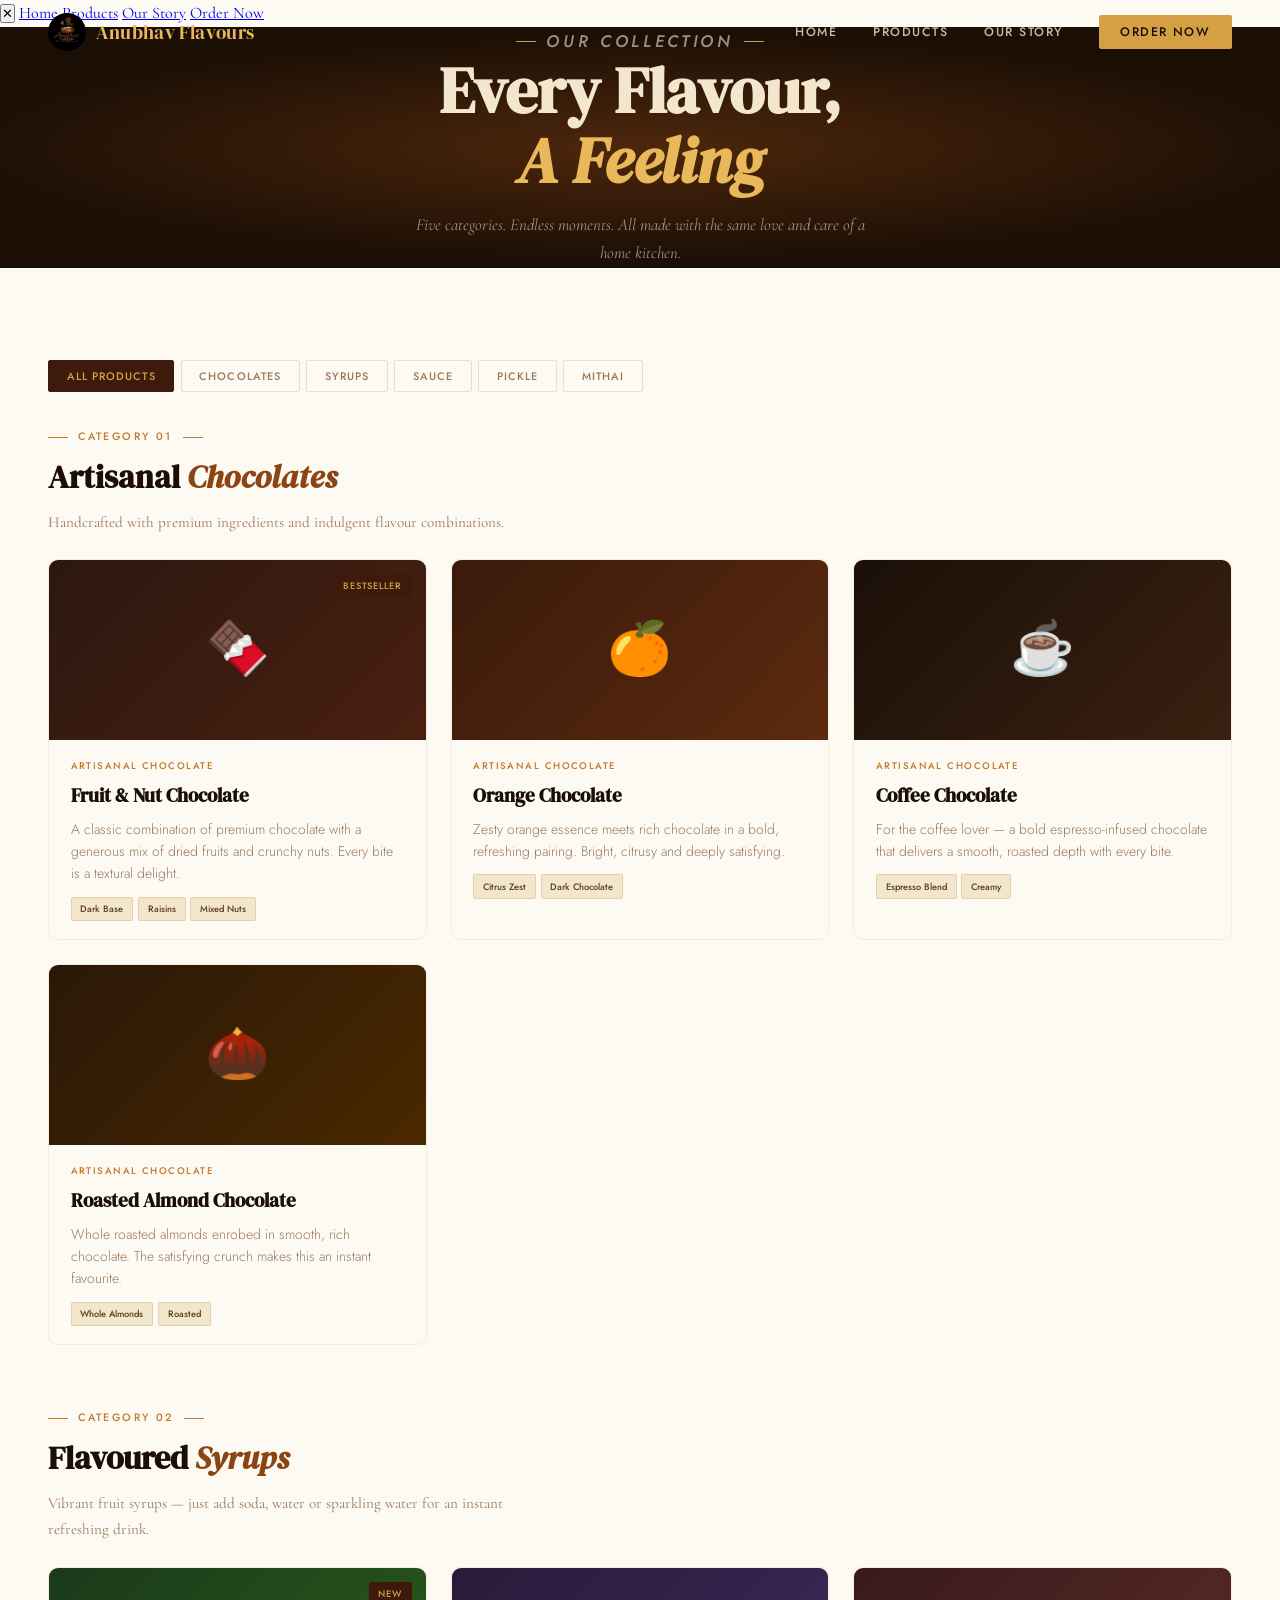
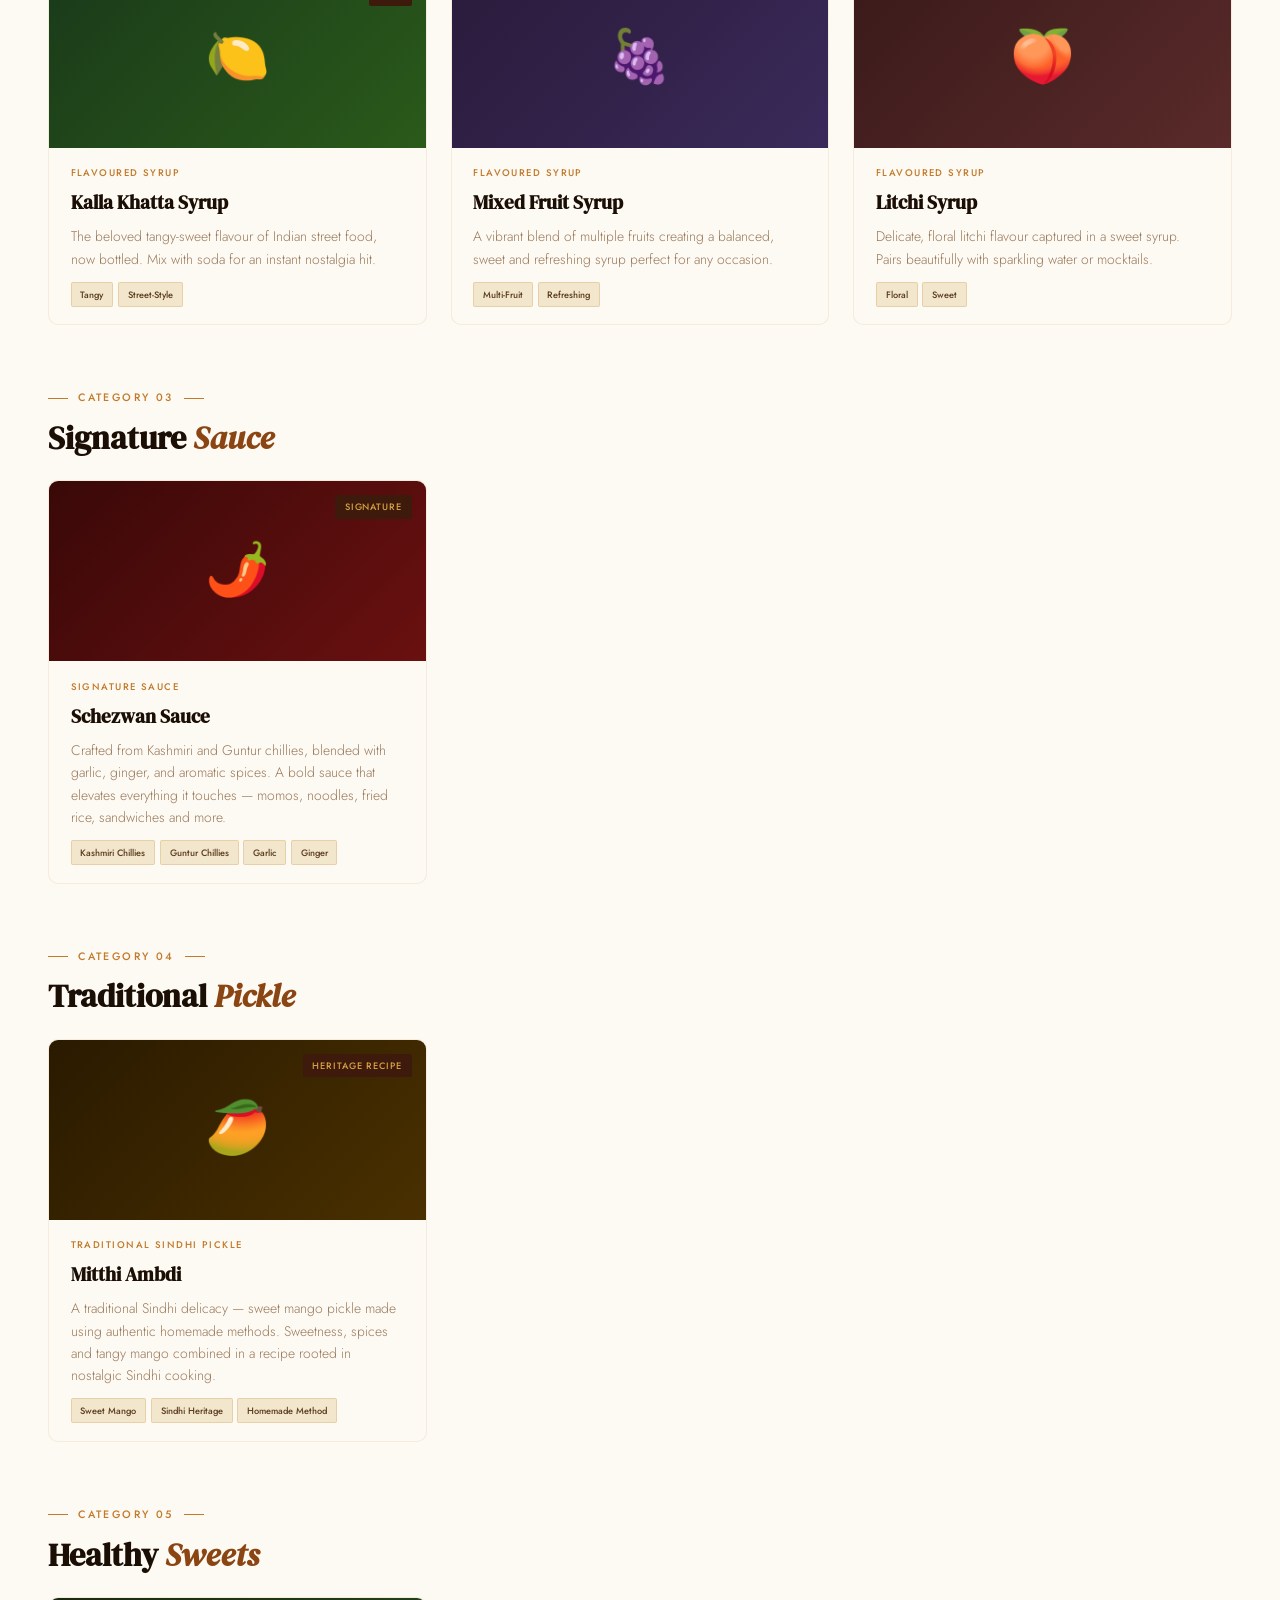
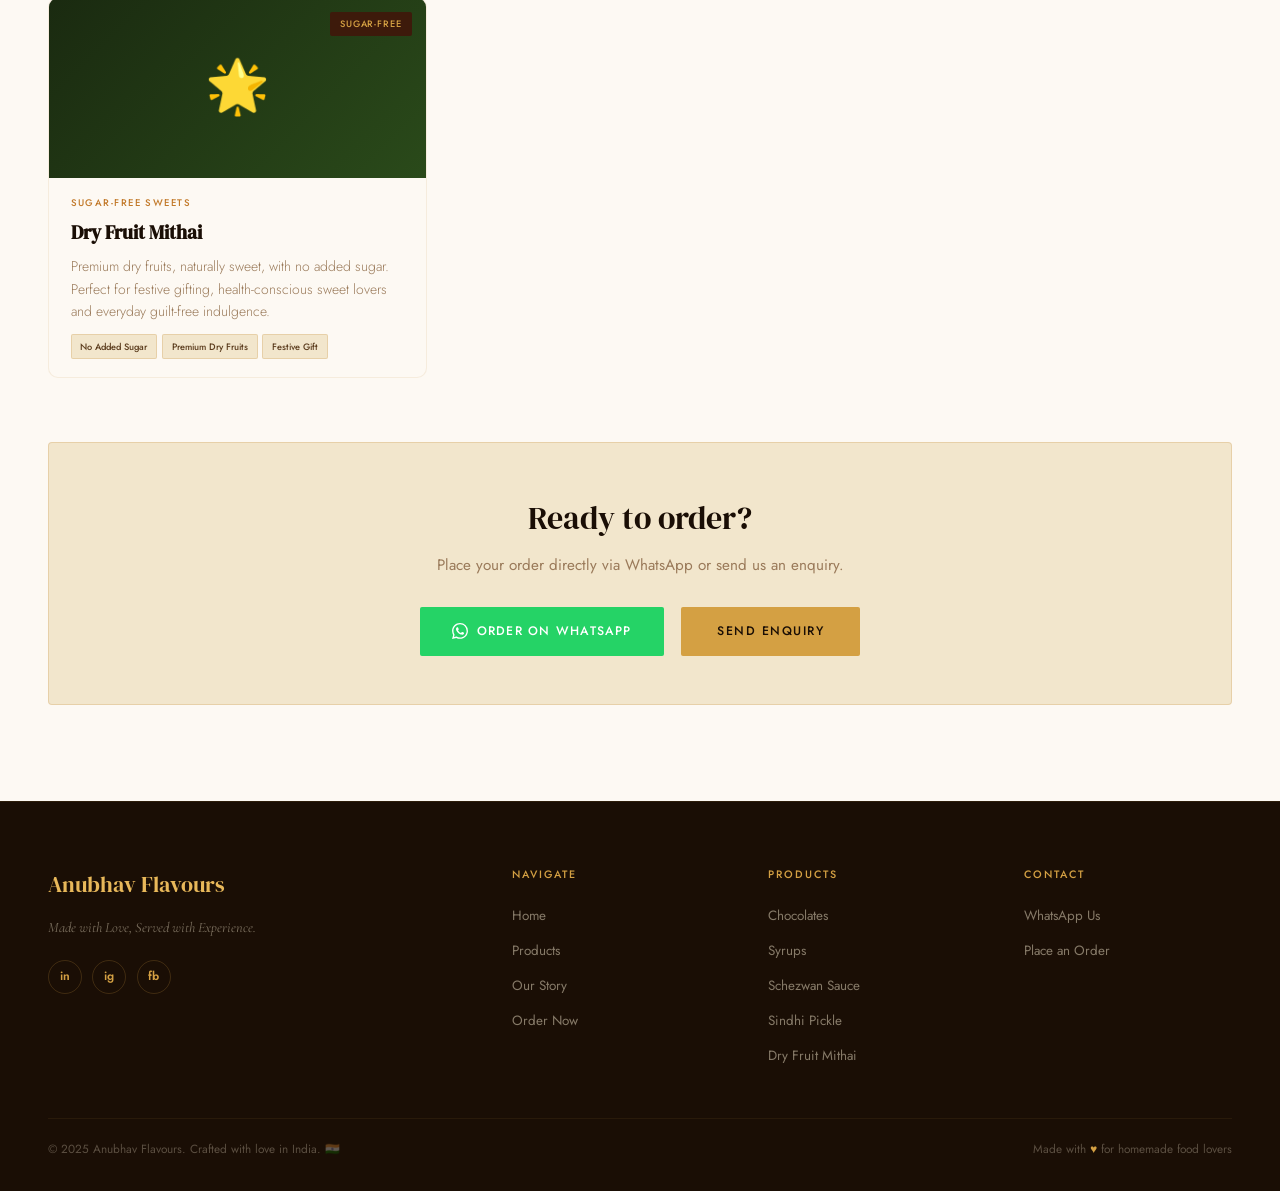
<file: pages/products.html>
<!DOCTYPE html>
<html lang="en">
<head>
  <meta charset="UTF-8">
  <meta name="viewport" content="width=device-width, initial-scale=1.0">
  <title>Our Products — Anubhav Flavours</title>
  <meta name="description" content="Explore our full range of handcrafted homemade products — artisanal chocolates, flavoured syrups, Schezwan sauce, traditional Sindhi pickles and sugar-free mithai.">
  <link rel="stylesheet" href="../css/style.css">
  <link rel="icon" type="image/png" href="../images/favicon-circle.png">
  <link rel="apple-touch-icon" href="../images/favicon-circle.png">
</head>
<body>

  <!-- NAV -->
  <nav id="mainNav">
    <a href="/" class="nav-logo"><img src="../images/logo-dark.png" alt="" class="nav-logo-img"><span class="nav-logo-text">Anubhav Flavours</span>
    </a>
    <ul class="nav-links">
      <li><a href="/">Home</a></li>
      <li><a href="/pages/products">Products</a></li>
      <li><a href="/pages/about">Our Story</a></li>
      <li><a href="/pages/contact" class="nav-cta">Order Now</a></li>
    </ul>
    <button class="nav-hamburger" id="hamburger" aria-label="Menu">
      <span></span><span></span><span></span>
    </button>
  </nav>
<!-- ── MOBILE BOTTOM NAV ── -->
<nav class="mobile-bottom-nav">
  <div class="mob-nav-inner">
    <a href="/" class="mob-nav-item">
      <span class="mob-nav-icon">🏠</span>
      <span class="mob-nav-label">Home</span>
    </a>
    <a href="/pages/products" class="mob-nav-item active">
      <span class="mob-nav-icon">🛍</span>
      <span class="mob-nav-label">Products</span>
    </a>
    <a href="/pages/contact" class="mob-nav-item mob-nav-order">
      <span class="mob-nav-icon">✉️</span>
      <span class="mob-nav-label">Order</span>
    </a>
    <a href="/pages/about" class="mob-nav-item">
      <span class="mob-nav-icon">❤️</span>
      <span class="mob-nav-label">Story</span>
    </a>
    <a href="https://wa.me/919999999999" class="mob-nav-item" target="_blank">
      <span class="mob-nav-icon">💬</span>
      <span class="mob-nav-label">WhatsApp</span>
    </a>
  </div>
</nav>

  <div class="mobile-nav" id="mobileNav">
    <button class="mobile-nav-close" id="mobileNavClose">✕</button>
    <a href="/">Home</a>
    <a href="/pages/products">Products</a>
    <a href="/pages/about">Our Story</a>
    <a href="/pages/contact">Order Now</a>
  </div>

  <!-- PAGE HERO -->
  <div class="page-hero">
    <div class="container page-hero-content">
      <p class="page-hero-eyebrow">Our Collection</p>
      <h1>Every Flavour,<br><em>A Feeling</em></h1>
      <p>Five categories. Endless moments. All made with the same love and care of a home kitchen.</p>
    </div>
  </div>

  <!-- PRODUCTS PAGE CONTENT -->
  <section class="products-page">
    <div class="container">

      <!-- FILTER -->
      <div class="product-filter">
        <button class="filter-btn active" data-category="all">All Products</button>
        <button class="filter-btn" data-category="chocolate">Chocolates</button>
        <button class="filter-btn" data-category="syrup">Syrups</button>
        <button class="filter-btn" data-category="sauce">Sauce</button>
        <button class="filter-btn" data-category="pickle">Pickle</button>
        <button class="filter-btn" data-category="mithai">Mithai</button>
      </div>

      <!-- CHOCOLATES HEADER -->
      <div style="margin-bottom:1.5rem;" class="reveal">
        <p class="section-eyebrow" style="justify-content:flex-start;">Category 01</p>
        <h2 class="section-title" style="font-size:2rem;">Artisanal <em>Chocolates</em></h2>
        <p class="section-sub" style="font-size:0.95rem;">Handcrafted with premium ingredients and indulgent flavour combinations.</p>
      </div>

      <div class="products-full-grid" style="margin-bottom:4rem;">
        <div class="product-card reveal" data-category="chocolate">
          <div class="product-card-img" style="background:linear-gradient(135deg,#2C1810,#4A2010);">
            <span class="product-emoji">🍫</span>
            <span class="product-tag">Bestseller</span>
          </div>
          <div class="product-card-body">
            <p class="product-category">Artisanal Chocolate</p>
            <h3 class="product-name">Fruit &amp; Nut Chocolate</h3>
            <p class="product-desc">A classic combination of premium chocolate with a generous mix of dried fruits and crunchy nuts. Every bite is a textural delight.</p>
            <div class="product-variants">
              <span class="variant-chip">Dark Base</span>
              <span class="variant-chip">Raisins</span>
              <span class="variant-chip">Mixed Nuts</span>
            </div>
          </div>
        </div>
        <div class="product-card reveal reveal-delay-1" data-category="chocolate">
          <div class="product-card-img" style="background:linear-gradient(135deg,#3A1A0A,#5C2A10);">
            <span class="product-emoji">🍊</span>
          </div>
          <div class="product-card-body">
            <p class="product-category">Artisanal Chocolate</p>
            <h3 class="product-name">Orange Chocolate</h3>
            <p class="product-desc">Zesty orange essence meets rich chocolate in a bold, refreshing pairing. Bright, citrusy and deeply satisfying.</p>
            <div class="product-variants">
              <span class="variant-chip">Citrus Zest</span>
              <span class="variant-chip">Dark Chocolate</span>
            </div>
          </div>
        </div>
        <div class="product-card reveal reveal-delay-2" data-category="chocolate">
          <div class="product-card-img" style="background:linear-gradient(135deg,#1A1008,#3A2010);">
            <span class="product-emoji">☕</span>
          </div>
          <div class="product-card-body">
            <p class="product-category">Artisanal Chocolate</p>
            <h3 class="product-name">Coffee Chocolate</h3>
            <p class="product-desc">For the coffee lover — a bold espresso-infused chocolate that delivers a smooth, roasted depth with every bite.</p>
            <div class="product-variants">
              <span class="variant-chip">Espresso Blend</span>
              <span class="variant-chip">Creamy</span>
            </div>
          </div>
        </div>
        <div class="product-card reveal" data-category="chocolate">
          <div class="product-card-img" style="background:linear-gradient(135deg,#2A1808,#4A2800);">
            <span class="product-emoji">🌰</span>
          </div>
          <div class="product-card-body">
            <p class="product-category">Artisanal Chocolate</p>
            <h3 class="product-name">Roasted Almond Chocolate</h3>
            <p class="product-desc">Whole roasted almonds enrobed in smooth, rich chocolate. The satisfying crunch makes this an instant favourite.</p>
            <div class="product-variants">
              <span class="variant-chip">Whole Almonds</span>
              <span class="variant-chip">Roasted</span>
            </div>
          </div>
        </div>
      </div>

      <!-- SYRUPS HEADER -->
      <div style="margin-bottom:1.5rem;" class="reveal">
        <p class="section-eyebrow" style="justify-content:flex-start;">Category 02</p>
        <h2 class="section-title" style="font-size:2rem;">Flavoured <em>Syrups</em></h2>
        <p class="section-sub" style="font-size:0.95rem;">Vibrant fruit syrups — just add soda, water or sparkling water for an instant refreshing drink.</p>
      </div>

      <div class="products-full-grid" style="margin-bottom:4rem;">
        <div class="product-card reveal" data-category="syrup">
          <div class="product-card-img" style="background:linear-gradient(135deg,#1A3A1A,#2A5A1A);">
            <span class="product-emoji">🍋</span>
            <span class="product-tag">New</span>
          </div>
          <div class="product-card-body">
            <p class="product-category">Flavoured Syrup</p>
            <h3 class="product-name">Kalla Khatta Syrup</h3>
            <p class="product-desc">The beloved tangy-sweet flavour of Indian street food, now bottled. Mix with soda for an instant nostalgia hit.</p>
            <div class="product-variants">
              <span class="variant-chip">Tangy</span>
              <span class="variant-chip">Street-Style</span>
            </div>
          </div>
        </div>
        <div class="product-card reveal reveal-delay-1" data-category="syrup">
          <div class="product-card-img" style="background:linear-gradient(135deg,#2A1A3A,#3A2A5A);">
            <span class="product-emoji">🍇</span>
          </div>
          <div class="product-card-body">
            <p class="product-category">Flavoured Syrup</p>
            <h3 class="product-name">Mixed Fruit Syrup</h3>
            <p class="product-desc">A vibrant blend of multiple fruits creating a balanced, sweet and refreshing syrup perfect for any occasion.</p>
            <div class="product-variants">
              <span class="variant-chip">Multi-Fruit</span>
              <span class="variant-chip">Refreshing</span>
            </div>
          </div>
        </div>
        <div class="product-card reveal reveal-delay-2" data-category="syrup">
          <div class="product-card-img" style="background:linear-gradient(135deg,#3A1A1A,#5A2A2A);">
            <span class="product-emoji">🍑</span>
          </div>
          <div class="product-card-body">
            <p class="product-category">Flavoured Syrup</p>
            <h3 class="product-name">Litchi Syrup</h3>
            <p class="product-desc">Delicate, floral litchi flavour captured in a sweet syrup. Pairs beautifully with sparkling water or mocktails.</p>
            <div class="product-variants">
              <span class="variant-chip">Floral</span>
              <span class="variant-chip">Sweet</span>
            </div>
          </div>
        </div>
      </div>

      <!-- SAUCE HEADER -->
      <div style="margin-bottom:1.5rem;" class="reveal">
        <p class="section-eyebrow" style="justify-content:flex-start;">Category 03</p>
        <h2 class="section-title" style="font-size:2rem;">Signature <em>Sauce</em></h2>
      </div>

      <div class="products-full-grid" style="margin-bottom:4rem;">
        <div class="product-card reveal" data-category="sauce" style="grid-column:span 1;">
          <div class="product-card-img" style="background:linear-gradient(135deg,#3A0808,#6A1010);">
            <span class="product-emoji">🌶️</span>
            <span class="product-tag">Signature</span>
          </div>
          <div class="product-card-body">
            <p class="product-category">Signature Sauce</p>
            <h3 class="product-name">Schezwan Sauce</h3>
            <p class="product-desc">Crafted from Kashmiri and Guntur chillies, blended with garlic, ginger, and aromatic spices. A bold sauce that elevates everything it touches — momos, noodles, fried rice, sandwiches and more.</p>
            <div class="product-variants">
              <span class="variant-chip">Kashmiri Chillies</span>
              <span class="variant-chip">Guntur Chillies</span>
              <span class="variant-chip">Garlic</span>
              <span class="variant-chip">Ginger</span>
            </div>
          </div>
        </div>
      </div>

      <!-- PICKLE HEADER -->
      <div style="margin-bottom:1.5rem;" class="reveal">
        <p class="section-eyebrow" style="justify-content:flex-start;">Category 04</p>
        <h2 class="section-title" style="font-size:2rem;">Traditional <em>Pickle</em></h2>
      </div>

      <div class="products-full-grid" style="margin-bottom:4rem;">
        <div class="product-card reveal" data-category="pickle">
          <div class="product-card-img" style="background:linear-gradient(135deg,#2A1A00,#4A3000);">
            <span class="product-emoji">🥭</span>
            <span class="product-tag">Heritage Recipe</span>
          </div>
          <div class="product-card-body">
            <p class="product-category">Traditional Sindhi Pickle</p>
            <h3 class="product-name">Mitthi Ambdi</h3>
            <p class="product-desc">A traditional Sindhi delicacy — sweet mango pickle made using authentic homemade methods. Sweetness, spices and tangy mango combined in a recipe rooted in nostalgic Sindhi cooking.</p>
            <div class="product-variants">
              <span class="variant-chip">Sweet Mango</span>
              <span class="variant-chip">Sindhi Heritage</span>
              <span class="variant-chip">Homemade Method</span>
            </div>
          </div>
        </div>
      </div>

      <!-- MITHAI HEADER -->
      <div style="margin-bottom:1.5rem;" class="reveal">
        <p class="section-eyebrow" style="justify-content:flex-start;">Category 05</p>
        <h2 class="section-title" style="font-size:2rem;">Healthy <em>Sweets</em></h2>
      </div>

      <div class="products-full-grid" style="margin-bottom:4rem;">
        <div class="product-card reveal" data-category="mithai">
          <div class="product-card-img" style="background:linear-gradient(135deg,#1A2A10,#2A4A1A);">
            <span class="product-emoji">🌟</span>
            <span class="product-tag">Sugar-Free</span>
          </div>
          <div class="product-card-body">
            <p class="product-category">Sugar-Free Sweets</p>
            <h3 class="product-name">Dry Fruit Mithai</h3>
            <p class="product-desc">Premium dry fruits, naturally sweet, with no added sugar. Perfect for festive gifting, health-conscious sweet lovers and everyday guilt-free indulgence.</p>
            <div class="product-variants">
              <span class="variant-chip">No Added Sugar</span>
              <span class="variant-chip">Premium Dry Fruits</span>
              <span class="variant-chip">Festive Gift</span>
            </div>
          </div>
        </div>
      </div>

      <!-- ORDER CTA -->
      <div class="reveal" style="text-align:center;padding:3rem;background:var(--parchment);border:1px solid var(--border-warm);border-radius:4px;">
        <p style="font-family:var(--font-display);font-size:2rem;color:var(--text-dark);margin-bottom:0.5rem;">Ready to order?</p>
        <p style="font-family:var(--font-ui);font-size:0.95rem;color:var(--text-muted);margin-bottom:1.75rem;">Place your order directly via WhatsApp or send us an enquiry.</p>
        <div class="cta-actions" style="justify-content:center;">
          <a href="https://wa.me/919999999999?text=Hi%20Anubhav%20Flavours!%20I%20would%20like%20to%20place%20an%20order." class="whatsapp-btn" target="_blank" style="color:white;">
            <svg width="16" height="16" viewBox="0 0 24 24" fill="currentColor"><path d="M17.472 14.382c-.297-.149-1.758-.867-2.03-.967-.273-.099-.471-.148-.67.15-.197.297-.767.966-.94 1.164-.173.199-.347.223-.644.075-.297-.15-1.255-.463-2.39-1.475-.883-.788-1.48-1.761-1.653-2.059-.173-.297-.018-.458.13-.606.134-.133.298-.347.446-.52.149-.174.198-.298.298-.497.099-.198.05-.371-.025-.52-.075-.149-.669-1.612-.916-2.207-.242-.579-.487-.5-.669-.51-.173-.008-.371-.01-.57-.01-.198 0-.52.074-.792.372-.272.297-1.04 1.016-1.04 2.479 0 1.462 1.065 2.875 1.213 3.074.149.198 2.096 3.2 5.077 4.487.709.306 1.262.489 1.694.625.712.227 1.36.195 1.871.118.571-.085 1.758-.719 2.006-1.413.248-.694.248-1.289.173-1.413-.074-.124-.272-.198-.57-.347m-5.421 7.403h-.004a9.87 9.87 0 01-5.031-1.378l-.361-.214-3.741.982.998-3.648-.235-.374a9.86 9.86 0 01-1.51-5.26c.001-5.45 4.436-9.884 9.888-9.884 2.64 0 5.122 1.03 6.988 2.898a9.825 9.825 0 012.893 6.994c-.003 5.45-4.437 9.884-9.885 9.884m8.413-18.297A11.815 11.815 0 0012.05 0C5.495 0 .16 5.335.157 11.892c0 2.096.547 4.142 1.588 5.945L.057 24l6.305-1.654a11.882 11.882 0 005.683 1.448h.005c6.554 0 11.89-5.335 11.893-11.893a11.821 11.821 0 00-3.48-8.413Z"/></svg>
            Order on WhatsApp
          </a>
          <a href="/pages/contact" class="btn-primary">Send Enquiry</a>
        </div>
      </div>

    </div>
  </section>

  <!-- FOOTER -->
  <footer>
    <div class="container">
      <div class="footer-grid">
        <div>
          <div class="footer-brand-logo">
            <span class="footer-brand-name">Anubhav Flavours</span>
          </div>
          <p class="footer-tagline">Made with Love, Served with Experience.</p>
          <div class="footer-social">
            <a href="#" class="social-link">in</a>
            <a href="#" class="social-link">ig</a>
            <a href="#" class="social-link">fb</a>
          </div>
        </div>
        <div>
          <p class="footer-col-title">Navigate</p>
          <ul class="footer-links">
            <li><a href="/">Home</a></li>
            <li><a href="/pages/products">Products</a></li>
            <li><a href="/pages/about">Our Story</a></li>
            <li><a href="/pages/contact">Order Now</a></li>
          </ul>
        </div>
        <div>
          <p class="footer-col-title">Products</p>
          <ul class="footer-links">
            <li><a href="/pages/products">Chocolates</a></li>
            <li><a href="/pages/products">Syrups</a></li>
            <li><a href="/pages/products">Schezwan Sauce</a></li>
            <li><a href="/pages/products">Sindhi Pickle</a></li>
            <li><a href="/pages/products">Dry Fruit Mithai</a></li>
          </ul>
        </div>
        <div>
          <p class="footer-col-title">Contact</p>
          <ul class="footer-links">
            <li><a href="https://wa.me/919999999999">WhatsApp Us</a></li>
            <li><a href="/pages/contact">Place an Order</a></li>
          </ul>
        </div>
      </div>
      <div class="footer-bottom">
        <p class="footer-copy">© 2025 Anubhav Flavours. Crafted with love in India. 🇮🇳</p>
        <p class="footer-copy">Made with <span style="color:var(--gold)">♥</span> for homemade food lovers</p>
      </div>
    </div>
  </footer>

<script>
const nav = document.getElementById('mainNav');
window.addEventListener('scroll',()=>nav.classList.toggle('scrolled',window.scrollY>40));
const strip = document.getElementById('marqueeStrip');
if(strip) strip.innerHTML += strip.innerHTML;
document.querySelectorAll('.filter-btn').forEach(btn=>{
  btn.addEventListener('click',()=>{
    document.querySelectorAll('.filter-btn').forEach(b=>b.classList.remove('active'));
    btn.classList.add('active');
    const cat=btn.dataset.category;
    document.querySelectorAll('.product-card').forEach(card=>{
      card.style.display=(cat==='all'||card.dataset.category===cat)?'':'none';
    });
  });
});
const io=new IntersectionObserver(entries=>{entries.forEach(e=>{if(e.isIntersecting)e.target.classList.add('visible')})},{threshold:.1});
document.querySelectorAll('.reveal').forEach(el=>io.observe(el));
const orderForm=document.getElementById('orderForm');
if(orderForm){
  orderForm.addEventListener('submit',e=>{
    e.preventDefault();
    const name=document.getElementById('fname').value;
    const product=document.getElementById('fproduct').value;
    const message=document.getElementById('fmessage').value;
    const phone=document.getElementById('fphone').value;
    const text=`Hi Anubhav Flavours! 🙏

Name: ${name}
Phone: ${phone}
Interested in: ${product}
Message: ${message}`;
    const waUrl=`https://wa.me/919999999999?text=${encodeURIComponent(text)}`;
    document.getElementById('formFields').style.display='none';
    document.getElementById('formSuccess').style.display='block';
    setTimeout(()=>window.open(waUrl,'_blank'),800);
  });
}
</script>

</body>
</html>
</file>
<file: css/style.css>
@import url('https://fonts.googleapis.com/css2?family=Cormorant+Garamond:ital,wght@0,300;0,400;0,500;0,600;1,300;1,400;1,600&family=DM+Serif+Display:ital@0;1&family=Jost:wght@300;400;500;600&display=swap');

/* ─── TOKENS ─── */
:root {
  --espresso:#1A0E05; --mahogany:#3D1A0B; --copper:#8B4513;
  --amber:#C27A2B; --gold:#D4A043; --warm-gold:#E8B85A;
  --cream:#FAF3E8; --parchment:#F2E6CC; --off-white:#FDF9F3;
  --text-dark:#1A0E05; --text-mid:#5C3D1E; --text-muted:#9A7A5A;
  --border-warm:rgba(196,140,60,0.25); --border-subtle:rgba(196,140,60,0.12);
  --font-display:'DM Serif Display',serif;
  --font-body:'Cormorant Garamond',serif;
  --font-ui:'Jost',sans-serif;
  --ease:cubic-bezier(0.25,0.46,0.45,0.94);
  --spring:cubic-bezier(0.34,1.56,0.64,1);
  --nav-h:64px; --bot-nav-h:64px;
}
*,*::before,*::after{box-sizing:border-box;margin:0;padding:0}
html{scroll-behavior:smooth;-webkit-text-size-adjust:100%}
body{
  background:var(--off-white);color:var(--text-dark);
  font-family:var(--font-body);font-weight:400;line-height:1.7;
  overflow-x:hidden;
  padding-bottom:var(--bot-nav-h);
}
@media(min-width:768px){body{padding-bottom:0}}
::-webkit-scrollbar{width:3px}
::-webkit-scrollbar-track{background:var(--espresso)}
::-webkit-scrollbar-thumb{background:var(--gold);border-radius:2px}

/* ══ NAV ══ */
nav{
  position:fixed;top:0;left:0;right:0;z-index:100;
  height:var(--nav-h);
  display:flex;align-items:center;justify-content:space-between;
  padding:0 3rem;
  transition:background .4s var(--ease),box-shadow .4s var(--ease);
}
nav.scrolled{
  background:rgba(26,14,5,0.96);
  backdrop-filter:blur(16px);-webkit-backdrop-filter:blur(16px);
  box-shadow:0 1px 0 rgba(212,160,67,.15);
}
.nav-logo{display:flex;align-items:center;gap:.65rem;text-decoration:none;flex-shrink:0}
/* FIX: mix-blend-mode screen makes black bg vanish on dark nav */
.nav-logo-img{
  width:38px;height:38px;border-radius:50%;object-fit:cover;
  mix-blend-mode:screen;
  transition:transform .3s var(--spring);
}
.nav-logo:hover .nav-logo-img{transform:scale(1.1) rotate(-4deg)}
.nav-logo-text{font-family:var(--font-display);font-size:1.2rem;color:var(--warm-gold);letter-spacing:.02em}
.nav-links{display:flex;align-items:center;gap:2.25rem;list-style:none}
.nav-links a{
  font-family:var(--font-ui);font-size:.77rem;font-weight:500;
  letter-spacing:.12em;text-transform:uppercase;
  color:rgba(242,230,204,.8);text-decoration:none;
  transition:color .2s;position:relative;
}
.nav-links a::after{
  content:'';position:absolute;bottom:-3px;left:0;right:0;
  height:1px;background:var(--gold);
  transform:scaleX(0);transform-origin:left;transition:transform .25s var(--ease);
}
.nav-links a:hover{color:var(--parchment)}
.nav-links a:hover::after{transform:scaleX(1)}
.nav-cta{
  background:var(--gold)!important;color:var(--espresso)!important;
  padding:.5rem 1.35rem!important;border-radius:2px;opacity:1!important;
}
.nav-cta:hover{background:var(--warm-gold)!important}
.nav-cta::after{display:none!important}
.nav-hamburger{display:none}

/* ══ MOBILE BOTTOM NAV ══ */
.mobile-bottom-nav{
  display:none;
  position:fixed;bottom:0;left:0;right:0;z-index:200;
  height:var(--bot-nav-h);
  background:rgba(26,14,5,.97);
  backdrop-filter:blur(20px);-webkit-backdrop-filter:blur(20px);
  border-top:1px solid rgba(212,160,67,.15);
  padding:0 .25rem;
  padding-bottom:env(safe-area-inset-bottom,0px);
}
.mob-nav-inner{display:flex;align-items:center;justify-content:space-around;height:100%}
.mob-nav-item{
  display:flex;flex-direction:column;align-items:center;gap:3px;
  text-decoration:none;padding:5px 10px;border-radius:10px;flex:1;
  transition:background .15s;
  -webkit-tap-highlight-color:transparent;
}
.mob-nav-item:active{background:rgba(212,160,67,.1)}
.mob-nav-icon{font-size:1.15rem;line-height:1;transition:transform .25s var(--spring)}
.mob-nav-label{
  font-family:var(--font-ui);font-size:.56rem;font-weight:500;
  letter-spacing:.08em;text-transform:uppercase;color:rgba(242,230,204,.45);
  transition:color .2s;
}
.mob-nav-item.active .mob-nav-label,.mob-nav-item:active .mob-nav-label{color:var(--gold)}
.mob-nav-item.active .mob-nav-icon,.mob-nav-item:active .mob-nav-icon{transform:scale(1.2)}
.mob-nav-order{background:var(--gold);border-radius:12px;padding:5px 14px!important;margin:0 6px}
.mob-nav-order .mob-nav-label{color:var(--espresso)!important;font-weight:600}
@media(max-width:767px){
  .mobile-bottom-nav{display:flex;align-items:stretch}
  nav{padding:0 1.25rem}
  .nav-links{display:none}
  .nav-hamburger{display:none}
}

/* ══ MOBILE DRAWER ══ */
.mobile-drawer{position:fixed;inset:0;z-index:300;pointer-events:none}
.drawer-overlay{
  position:absolute;inset:0;background:rgba(26,14,5,.7);
  opacity:0;transition:opacity .35s ease;
}
.drawer-panel{
  position:absolute;top:0;right:0;bottom:0;
  width:80%;max-width:300px;
  background:var(--espresso);
  border-left:1px solid rgba(212,160,67,.15);
  transform:translateX(100%);transition:transform .4s var(--ease);
  display:flex;flex-direction:column;
  padding:1.75rem 1.5rem;
}
.mobile-drawer.open{pointer-events:all}
.mobile-drawer.open .drawer-overlay{opacity:1}
.mobile-drawer.open .drawer-panel{transform:translateX(0)}
.drawer-close{
  align-self:flex-end;background:none;border:none;
  color:var(--gold);font-size:1.35rem;cursor:pointer;
  margin-bottom:1.75rem;padding:4px;
}
.drawer-brand-name{font-family:var(--font-display);font-size:1.5rem;color:var(--warm-gold);margin-bottom:.2rem}
.drawer-tagline{font-family:var(--font-body);font-style:italic;font-size:.82rem;color:rgba(242,230,204,.4);margin-bottom:2rem}
.drawer-nav{display:flex;flex-direction:column}
.drawer-nav a{
  font-family:var(--font-display);font-size:1.75rem;
  color:rgba(242,230,204,.8);text-decoration:none;
  padding:.55rem 0;border-bottom:1px solid rgba(212,160,67,.08);
  transition:color .2s,padding-left .2s;
}
.drawer-nav a:hover{color:var(--gold);padding-left:.5rem}
.drawer-wa-btn{
  margin-top:auto;display:flex;align-items:center;gap:.55rem;
  background:#25D366;color:white;padding:.8rem 1.1rem;border-radius:4px;
  text-decoration:none;font-family:var(--font-ui);
  font-size:.75rem;font-weight:500;letter-spacing:.08em;text-transform:uppercase;
  transition:background .2s;
}
.drawer-wa-btn:hover{background:#1ebe5d}

/* ══ HERO ══ */
.hero{
  min-height:100svh;position:relative;
  display:flex;align-items:center;overflow:hidden;
  background:var(--espresso);
}
.hero-bg{
  position:absolute;inset:0;
  background:
    radial-gradient(ellipse 100% 70% at 65% 40%,rgba(139,69,19,.45) 0%,transparent 65%),
    radial-gradient(ellipse 60% 60% at 10% 90%,rgba(196,122,43,.2) 0%,transparent 60%),
    var(--espresso);
}
/* Floating particle dots */
.hero-particles{position:absolute;inset:0;overflow:hidden;pointer-events:none}
.particle{
  position:absolute;border-radius:50%;background:var(--gold);opacity:0;
  animation:floatP var(--d,8s) var(--dl,0s) infinite ease-in-out;
}
@keyframes floatP{
  0%{opacity:0;transform:translateY(0) scale(0)}
  15%{opacity:.35}
  50%{opacity:.12;transform:translateY(-110px) scale(1)}
  85%{opacity:0}
  100%{opacity:0;transform:translateY(-180px) scale(0)}
}
.hero-content{
  position:relative;z-index:2;width:100%;max-width:1300px;margin:0 auto;
  padding:calc(var(--nav-h)+3rem) 3rem 4rem;
  display:grid;grid-template-columns:1fr 1fr;gap:3rem;align-items:center;
}
.hero-eyebrow{
  font-family:var(--font-ui);font-size:.68rem;font-weight:500;
  letter-spacing:.22em;text-transform:uppercase;color:var(--gold);
  margin-bottom:1rem;display:flex;align-items:center;gap:.75rem;
  opacity:0;animation:fadeUp .8s .2s var(--ease) forwards;
}
.hero-eyebrow::before{content:'';display:block;width:28px;height:1px;background:var(--gold)}
.hero-title{
  font-family:var(--font-display);font-size:clamp(3rem,5.5vw,5.5rem);
  line-height:1.05;color:var(--parchment);margin-bottom:1.2rem;
  opacity:0;animation:fadeUp .8s .35s var(--ease) forwards;
}
.hero-title em{font-style:italic;color:var(--warm-gold)}
.hero-tagline{
  font-family:var(--font-body);font-size:1.1rem;font-style:italic;
  color:rgba(242,230,204,.65);margin-bottom:2.25rem;font-weight:300;
  opacity:0;animation:fadeUp .8s .5s var(--ease) forwards;
}
.hero-actions{
  display:flex;align-items:center;gap:1.25rem;flex-wrap:wrap;
  opacity:0;animation:fadeUp .8s .65s var(--ease) forwards;
}

/* ── Hero logo stage ── */
.hero-image-side{
  display:flex;align-items:center;justify-content:center;
  opacity:0;animation:fadeIn 1s .5s ease forwards;
}
.hero-logo-stage{
  position:relative;width:min(380px,80vw);aspect-ratio:1;
  display:flex;align-items:center;justify-content:center;
}

/* Warm pulsing halo — the background atmosphere */
.logo-halo{
  position:absolute;inset:-18%;border-radius:50%;
  background:radial-gradient(ellipse at center,
    rgba(196,122,43,.38) 0%,rgba(139,69,19,.2) 45%,transparent 72%);
  animation:haloPulse 5s ease-in-out infinite;
  pointer-events:none;
}
@keyframes haloPulse{
  0%,100%{transform:scale(1);opacity:.75}
  50%{transform:scale(1.1);opacity:1}
}

/* Orbiting rings — ONLY these move, logo stays perfectly still */
.orbit{
  position:absolute;border-radius:50%;
  border:1px solid rgba(212,160,67,.2);
  pointer-events:none;
}
.orbit-1{
  inset:-5%;
  animation:spin 24s linear infinite;
}
.orbit-2{
  inset:7%;
  border-color:rgba(212,160,67,.1);
  animation:spin 17s linear infinite reverse;
}
/* Small gold accent dots on the rings */
.orbit-1::before,.orbit-1::after,.orbit-2::before{
  content:'';position:absolute;border-radius:50%;
  top:-3px;left:50%;transform:translateX(-50%);
  width:6px;height:6px;background:var(--gold);
}
.orbit-1::after{
  top:auto;bottom:-3px;
  width:4px;height:4px;background:var(--amber);
}
.orbit-2::before{
  width:5px;height:5px;background:var(--warm-gold);
}
@keyframes spin{to{transform:rotate(360deg)}}

/* THE LOGO — circular, perfectly still, blends into dark bg */
.hero-logo-circle{
  position:relative;z-index:2;
  width:72%;height:72%;
  border-radius:50%;
  overflow:hidden;
  /* The circular container is the shape; no border so it's seamless */
  /* A very subtle inner glow ring that feels organic */
  box-shadow:
    0 0 0 1px rgba(212,160,67,.18),
    0 0 40px rgba(196,122,43,.25),
    inset 0 0 24px rgba(26,14,5,.3);
  /* NO animation — logo stays still as requested */
}
.hero-logo-circle img{
  width:100%;height:100%;
  object-fit:cover;
  /* screen blend: black bg disappears, only the illustration shows */
  mix-blend-mode:screen;
  display:block;
  /* Slight brightness boost so logo pops against dark bg */
  filter:brightness(1.05) drop-shadow(0 2px 16px rgba(212,160,67,.2));
}

/* keyframes shared */
@keyframes fadeUp{from{opacity:0;transform:translateY(20px)}to{opacity:1;transform:translateY(0)}}
@keyframes fadeIn{from{opacity:0}to{opacity:1}}

/* ══ BUTTONS ══ */
.btn-primary{
  font-family:var(--font-ui);font-size:.77rem;font-weight:500;
  letter-spacing:.12em;text-transform:uppercase;
  color:var(--espresso);background:var(--gold);
  padding:.875rem 2.25rem;border-radius:2px;
  text-decoration:none;border:none;cursor:pointer;display:inline-block;
  transition:background .2s,transform .2s var(--spring),box-shadow .2s;
}
.btn-primary:hover{background:var(--warm-gold);transform:translateY(-2px);box-shadow:0 8px 24px rgba(212,160,67,.35)}
.btn-primary:active{transform:scale(.97)}
.btn-outline{
  font-family:var(--font-ui);font-size:.77rem;font-weight:500;
  letter-spacing:.12em;text-transform:uppercase;
  color:var(--parchment);background:transparent;
  padding:.875rem 2.25rem;border-radius:2px;
  text-decoration:none;border:1px solid rgba(242,230,204,.3);
  display:inline-block;cursor:pointer;
  transition:border-color .2s,color .2s,transform .2s var(--spring);
}
.btn-outline:hover{border-color:var(--gold);color:var(--gold);transform:translateY(-2px)}
.btn-outline:active{transform:scale(.97)}

/* ══ MARQUEE ══ */
.flavour-strip{
  background:var(--mahogany);padding:.875rem 0;overflow:hidden;
  border-top:1px solid rgba(212,160,67,.12);
  border-bottom:1px solid rgba(212,160,67,.12);
}
.marquee-inner{
  display:flex;gap:2.5rem;white-space:nowrap;
  width:max-content;animation:marquee 30s linear infinite;
}
.marquee-inner:hover{animation-play-state:paused}
.strip-item{
  font-family:var(--font-ui);font-size:.67rem;font-weight:500;
  letter-spacing:.18em;text-transform:uppercase;color:var(--gold);
  display:flex;align-items:center;gap:.65rem;
}
.strip-dot{width:4px;height:4px;border-radius:50%;background:var(--amber);flex-shrink:0}
@keyframes marquee{from{transform:translateX(0)}to{transform:translateX(-50%)}}

/* ══ SECTION COMMONS ══ */
.container{max-width:1300px;margin:0 auto;padding:0 3rem}
.section-eyebrow{
  font-family:var(--font-ui);font-size:.67rem;font-weight:500;
  letter-spacing:.22em;text-transform:uppercase;color:var(--amber);
  display:flex;align-items:center;gap:.65rem;margin-bottom:.85rem;
}
.section-eyebrow::before,.section-eyebrow::after{content:'';display:block;height:1px;width:20px;background:var(--amber)}
.section-title{font-family:var(--font-display);font-size:clamp(2rem,4vw,3.5rem);line-height:1.1;color:var(--text-dark);margin-bottom:.85rem}
.section-title em{font-style:italic;color:var(--copper)}
.section-sub{font-family:var(--font-body);font-size:1.05rem;color:var(--text-muted);max-width:500px;line-height:1.75}

/* ══ STORY ══ */
.story-section{padding:6rem 0;background:var(--off-white)}
.story-grid{display:grid;grid-template-columns:1fr 1fr;gap:5rem;align-items:center}
.story-visual{position:relative}
.story-frame{
  aspect-ratio:4/5;background:var(--parchment);border-radius:8px;
  overflow:hidden;border:1px solid var(--border-warm);
  display:flex;flex-direction:column;align-items:center;
  justify-content:center;gap:1.5rem;padding:2.5rem;text-align:center;
}
.story-icon{font-size:3.5rem}
.story-frame-text{font-family:var(--font-display);font-size:1.3rem;color:var(--text-dark);font-style:italic;line-height:1.5}
.story-accent-box{
  position:absolute;bottom:-1.5rem;right:-1.5rem;
  background:var(--mahogany);padding:1.25rem 1.5rem;border-radius:6px;
}
.story-accent-num{font-family:var(--font-display);font-size:2.2rem;color:var(--gold);line-height:1}
.story-accent-label{font-family:var(--font-ui);font-size:.63rem;letter-spacing:.15em;text-transform:uppercase;color:rgba(242,230,204,.55);margin-top:.2rem}
.story-body{font-size:1.02rem;color:var(--text-mid);line-height:1.85;margin-bottom:1.1rem}
.story-quote{
  margin:1.75rem 0;padding:1.25rem 1.5rem;
  border-left:3px solid var(--gold);
  background:var(--parchment);border-radius:0 6px 6px 0;
}
.story-quote p{font-family:var(--font-display);font-size:1.1rem;font-style:italic;color:var(--copper);line-height:1.6}

/* ══ PRODUCTS ══ */
.products-section{padding:6rem 0;background:var(--cream)}
.products-header{text-align:center;margin-bottom:3.5rem}
.products-header .section-eyebrow{justify-content:center}
.products-header .section-sub{margin:0 auto}
.product-filter{display:flex;justify-content:center;gap:.4rem;flex-wrap:wrap;margin-top:1.75rem}
.filter-btn{
  font-family:var(--font-ui);font-size:.68rem;font-weight:500;
  letter-spacing:.1em;text-transform:uppercase;
  padding:.45rem 1.1rem;border-radius:2px;
  border:1px solid var(--border-warm);
  background:transparent;color:var(--text-muted);
  cursor:pointer;transition:all .2s;
  -webkit-tap-highlight-color:transparent;
}
.filter-btn.active,.filter-btn:hover{background:var(--mahogany);color:var(--gold);border-color:var(--mahogany)}
.products-grid{display:grid;grid-template-columns:repeat(3,1fr);gap:1.5rem}
.product-card{
  background:var(--off-white);border:1px solid var(--border-subtle);
  border-radius:10px;overflow:hidden;
  transition:transform .35s var(--ease),box-shadow .35s,border-color .35s;
  cursor:pointer;-webkit-tap-highlight-color:transparent;
}
.product-card:hover{transform:translateY(-6px);box-shadow:0 20px 48px rgba(61,26,11,.14);border-color:var(--border-warm)}
.product-card:active{transform:translateY(-2px) scale(.99)}
.product-card-img{height:180px;display:flex;align-items:center;justify-content:center;position:relative;overflow:hidden}
.product-emoji{font-size:3.25rem;transition:transform .4s var(--spring)}
.product-card:hover .product-emoji{transform:scale(1.2) rotate(-5deg)}
.product-tag{
  position:absolute;top:.875rem;right:.875rem;
  font-family:var(--font-ui);font-size:.58rem;font-weight:500;
  letter-spacing:.1em;text-transform:uppercase;
  background:var(--mahogany);color:var(--gold);padding:.25rem .6rem;border-radius:2px;
}
.product-card-body{padding:1.1rem 1.35rem}
.product-category{font-family:var(--font-ui);font-size:.6rem;font-weight:500;letter-spacing:.15em;text-transform:uppercase;color:var(--amber);margin-bottom:.3rem}
.product-name{font-family:var(--font-display);font-size:1.2rem;color:var(--text-dark);margin-bottom:.4rem}
.product-desc{font-size:.87rem;color:var(--text-muted);line-height:1.6;font-family:var(--font-ui);font-weight:300}
.product-variants{display:flex;flex-wrap:wrap;gap:.3rem;margin-top:.75rem}
.variant-chip{font-family:var(--font-ui);font-size:.58rem;font-weight:500;padding:.22rem .55rem;background:var(--parchment);border:1px solid var(--border-warm);border-radius:2px;color:var(--text-mid)}

/* ══ VALUES ══ */
.values-section{padding:6rem 0;background:var(--mahogany)}
.values-section .section-title{color:var(--parchment)}
.values-section .section-eyebrow{color:var(--warm-gold)}
.values-section .section-eyebrow::before,.values-section .section-eyebrow::after{background:var(--warm-gold)}
.values-section .section-sub{color:rgba(242,230,204,.6)}
.values-header{margin-bottom:3.5rem}
.values-grid{display:grid;grid-template-columns:repeat(4,1fr);gap:1.5rem}
.value-card{padding:1.75rem;border:1px solid rgba(212,160,67,.15);border-radius:10px;transition:border-color .3s,background .3s,transform .3s var(--ease)}
.value-card:hover{border-color:rgba(212,160,67,.4);background:rgba(212,160,67,.06);transform:translateY(-4px)}
.value-icon{font-size:1.65rem;margin-bottom:.85rem}
.value-title{font-family:var(--font-display);font-size:1.2rem;color:var(--parchment);margin-bottom:.55rem}
.value-text{font-size:.87rem;color:rgba(242,230,204,.5);line-height:1.7;font-family:var(--font-ui);font-weight:300}

/* ══ TESTIMONIALS ══ */
.testimonials-section{padding:6rem 0;background:var(--off-white)}
.testimonials-header{margin-bottom:3.5rem;text-align:center}
.testimonials-header .section-eyebrow{justify-content:center}
.testimonials-grid{display:grid;grid-template-columns:repeat(3,1fr);gap:1.5rem}
.testimonial-card{
  background:var(--parchment);border:1px solid var(--border-subtle);
  border-radius:10px;padding:1.75rem;
  transition:transform .3s var(--ease),box-shadow .3s;
}
.testimonial-card:hover{transform:translateY(-4px);box-shadow:0 12px 32px rgba(61,26,11,.08)}
.testimonial-stars{color:var(--gold);font-size:.85rem;letter-spacing:2px;margin-bottom:.85rem}
.testimonial-text{font-family:var(--font-display);font-size:1rem;font-style:italic;color:var(--text-mid);line-height:1.7;margin-bottom:1.25rem}
.testimonial-author{display:flex;align-items:center;gap:.75rem}
.testimonial-avatar{
  width:34px;height:34px;border-radius:50%;background:var(--mahogany);
  display:flex;align-items:center;justify-content:center;
  font-family:var(--font-ui);font-size:.7rem;font-weight:500;color:var(--gold);flex-shrink:0;
}
.testimonial-name{font-family:var(--font-ui);font-size:.82rem;font-weight:500;color:var(--text-dark)}
.testimonial-location{font-family:var(--font-ui);font-size:.7rem;color:var(--text-muted)}

/* ══ CTA ══ */
.cta-section{padding:6rem 0;background:var(--espresso);text-align:center;position:relative;overflow:hidden}
.cta-section::before{content:'';position:absolute;inset:0;background:radial-gradient(ellipse 80% 80% at 50% 50%,rgba(139,69,19,.45) 0%,transparent 70%)}
.cta-content{position:relative;z-index:1}
.cta-title{font-family:var(--font-display);font-size:clamp(2rem,4vw,3.5rem);color:var(--parchment);margin-bottom:.75rem}
.cta-title em{color:var(--warm-gold);font-style:italic}
.cta-sub{font-size:1.05rem;color:rgba(242,230,204,.6);font-style:italic;margin-bottom:2.25rem}
.cta-actions{display:flex;justify-content:center;align-items:center;gap:1.1rem;flex-wrap:wrap}
.whatsapp-btn{
  display:flex;align-items:center;gap:.55rem;
  font-family:var(--font-ui);font-size:.77rem;font-weight:500;
  letter-spacing:.1em;text-transform:uppercase;
  color:white;background:#25D366;padding:.875rem 2rem;
  border-radius:2px;text-decoration:none;
  transition:background .2s,transform .2s var(--spring);
}
.whatsapp-btn:hover{background:#1ebe5d;transform:translateY(-2px)}
.whatsapp-btn:active{transform:scale(.97)}

/* ══ FOOTER ══ */
footer{background:var(--espresso);border-top:1px solid rgba(212,160,67,.1);padding:4rem 0 2rem}
.footer-grid{display:grid;grid-template-columns:2fr 1fr 1fr 1fr;gap:3rem;margin-bottom:3rem}
.footer-brand-name{font-family:var(--font-display);font-size:1.4rem;color:var(--warm-gold)}
.footer-tagline{font-size:.9rem;font-style:italic;color:rgba(242,230,204,.45);line-height:1.65;margin:.75rem 0 1.25rem}
.footer-social{display:flex;gap:.65rem}
.social-link{
  width:34px;height:34px;border-radius:50%;
  border:1px solid rgba(212,160,67,.2);
  display:flex;align-items:center;justify-content:center;
  color:var(--gold);text-decoration:none;font-size:.75rem;font-family:var(--font-ui);font-weight:600;
  transition:background .2s,border-color .2s,transform .2s var(--spring);
}
.social-link:hover{background:rgba(212,160,67,.12);border-color:var(--gold);transform:scale(1.1)}
.footer-col-title{font-family:var(--font-ui);font-size:.67rem;font-weight:500;letter-spacing:.18em;text-transform:uppercase;color:var(--gold);margin-bottom:1.1rem}
.footer-links{list-style:none;display:flex;flex-direction:column;gap:.5rem}
.footer-links a{font-family:var(--font-ui);font-size:.84rem;color:rgba(242,230,204,.5);text-decoration:none;transition:color .2s,padding-left .2s}
.footer-links a:hover{color:var(--gold);padding-left:4px}
.footer-bottom{border-top:1px solid rgba(212,160,67,.08);padding-top:1.25rem;display:flex;align-items:center;justify-content:space-between;flex-wrap:wrap;gap:.75rem}
.footer-copy{font-family:var(--font-ui);font-size:.74rem;color:rgba(242,230,204,.3)}

/* ══ PAGE HERO (inner pages) ══ */
.page-hero{
  padding:calc(var(--nav-h)+4rem) 0 5rem;
  background:var(--espresso);position:relative;overflow:hidden;text-align:center;
}
.page-hero::before{content:'';position:absolute;inset:0;background:radial-gradient(ellipse 80% 70% at 50% 50%,rgba(139,69,19,.45) 0%,transparent 70%)}
.page-hero-content{position:relative;z-index:1}
.page-hero-eyebrow{
  font-family:var(--font-ui);font-size:.67rem;font-weight:500;
  letter-spacing:.22em;text-transform:uppercase;color:var(--gold);
  display:flex;align-items:center;justify-content:center;gap:.65rem;margin-bottom:.875rem;
}
.page-hero-eyebrow::before,.page-hero-eyebrow::after{content:'';display:block;height:1px;width:20px;background:var(--gold)}
.page-hero h1{font-family:var(--font-display);font-size:clamp(2.5rem,5vw,4.5rem);color:var(--parchment);line-height:1.1;margin-bottom:.875rem}
.page-hero h1 em{color:var(--warm-gold)}
.page-hero p{font-size:1.05rem;color:rgba(242,230,204,.6);font-style:italic;max-width:480px;margin:0 auto}

/* ══ ABOUT ══ */
.about-section{padding:6rem 0;background:var(--off-white)}
.about-story-grid{display:grid;grid-template-columns:1fr 1fr;gap:4.5rem;align-items:start;margin-bottom:5rem}
.about-body{font-size:1.02rem;color:var(--text-mid);line-height:1.85;margin-bottom:1.35rem}
.about-mom-card{background:var(--parchment);border:1px solid var(--border-warm);border-radius:10px;padding:2.25rem;text-align:center}
.about-mom-icon{font-size:3.5rem;margin-bottom:.875rem}
.about-mom-quote{font-family:var(--font-display);font-size:1.25rem;font-style:italic;color:var(--copper);line-height:1.6;margin-bottom:.875rem}
.about-mom-attr{font-family:var(--font-ui);font-size:.7rem;font-weight:500;letter-spacing:.15em;text-transform:uppercase;color:var(--text-muted)}
.values-list{display:grid;grid-template-columns:repeat(2,1fr);gap:1.5rem;margin-top:1.75rem}
.value-item{display:flex;gap:.875rem;align-items:flex-start}
.value-item-icon{font-size:1.3rem;flex-shrink:0;margin-top:.1rem}
.value-item-title{font-family:var(--font-display);font-size:1rem;color:var(--text-dark);margin-bottom:.25rem}
.value-item-text{font-size:.84rem;font-family:var(--font-ui);color:var(--text-muted);line-height:1.6}

/* ══ PRODUCTS PAGE ══ */
.products-page{padding:4rem 0 6rem;background:var(--off-white)}
.products-page .product-filter{justify-content:flex-start;margin-bottom:2.25rem}
.products-full-grid{display:grid;grid-template-columns:repeat(3,1fr);gap:1.5rem;margin-bottom:4rem}

/* ══ CONTACT ══ */
.contact-section{padding:6rem 0;background:var(--off-white)}
.contact-grid{display:grid;grid-template-columns:1fr 1.4fr;gap:4.5rem;align-items:start}
.contact-info-title{font-family:var(--font-display);font-size:1.9rem;color:var(--text-dark);margin-bottom:.875rem}
.contact-info-sub{font-size:.95rem;color:var(--text-muted);line-height:1.75;margin-bottom:1.75rem;font-family:var(--font-ui)}
.contact-methods{display:flex;flex-direction:column;gap:.875rem;margin-bottom:2.25rem}
.contact-method{
  display:flex;align-items:center;gap:.875rem;
  padding:.875rem 1.1rem;background:var(--parchment);
  border:1px solid var(--border-subtle);border-radius:10px;text-decoration:none;
  transition:border-color .2s,transform .2s var(--ease);
}
.contact-method:hover{border-color:var(--border-warm);transform:translateX(4px)}
.contact-method-icon{font-size:1.2rem;width:34px;flex-shrink:0}
.contact-method-label{font-family:var(--font-ui);font-size:.63rem;font-weight:500;letter-spacing:.12em;text-transform:uppercase;color:var(--amber);margin-bottom:.12rem}
.contact-method-value{font-size:.9rem;color:var(--text-dark);font-family:var(--font-ui)}
.order-form{background:var(--parchment);border:1px solid var(--border-warm);border-radius:10px;padding:2.25rem}
.form-title{font-family:var(--font-display);font-size:1.75rem;color:var(--text-dark);margin-bottom:.4rem}
.form-subtitle{font-size:.87rem;color:var(--text-muted);font-family:var(--font-ui);margin-bottom:1.75rem}
.form-group{margin-bottom:1.1rem}
.form-label{display:block;font-family:var(--font-ui);font-size:.66rem;font-weight:500;letter-spacing:.1em;text-transform:uppercase;color:var(--text-mid);margin-bottom:.4rem}
.form-input,.form-select,.form-textarea{
  width:100%;padding:.7rem .9rem;
  font-family:var(--font-ui);font-size:.92rem;color:var(--text-dark);
  background:var(--off-white);border:1px solid var(--border-warm);
  border-radius:6px;outline:none;appearance:none;
  transition:border-color .2s,box-shadow .2s;
}
.form-input:focus,.form-select:focus,.form-textarea:focus{border-color:var(--amber);box-shadow:0 0 0 3px rgba(196,122,43,.12)}
.form-textarea{resize:vertical;min-height:90px}
.form-row{display:grid;grid-template-columns:1fr 1fr;gap:.875rem}
.form-submit{
  width:100%;padding:.9rem;font-family:var(--font-ui);
  font-size:.8rem;font-weight:500;letter-spacing:.12em;text-transform:uppercase;
  color:var(--espresso);background:var(--gold);border:none;
  border-radius:6px;cursor:pointer;margin-top:.4rem;
  transition:background .2s,transform .2s var(--spring);
}
.form-submit:hover{background:var(--warm-gold);transform:translateY(-2px)}
.form-submit:active{transform:scale(.98)}
.form-success{display:none;text-align:center;padding:2rem}
.form-success-icon{font-size:2.75rem;margin-bottom:.875rem}
.form-success-title{font-family:var(--font-display);font-size:1.5rem;color:var(--text-dark);margin-bottom:.4rem}
.form-success-text{font-family:var(--font-ui);font-size:.87rem;color:var(--text-muted)}

/* ══ SCROLL REVEAL ══ */
.reveal{opacity:0;transform:translateY(32px);transition:opacity .75s var(--ease),transform .75s var(--ease)}
.reveal.visible{opacity:1;transform:translateY(0)}
.reveal-delay-1{transition-delay:.1s}
.reveal-delay-2{transition-delay:.2s}
.reveal-delay-3{transition-delay:.3s}
.reveal-delay-4{transition-delay:.4s}

/* ══════════════════════════════════════════
   RESPONSIVE
══════════════════════════════════════════ */
@media(max-width:1024px){
  .hero-content{grid-template-columns:1fr;padding-top:calc(var(--nav-h)+2.5rem)}
  .hero-image-side{display:none}
  .story-grid,.about-story-grid,.contact-grid{grid-template-columns:1fr;gap:3rem}
  .products-grid,.products-full-grid{grid-template-columns:repeat(2,1fr)}
  .values-grid{grid-template-columns:repeat(2,1fr)}
  .testimonials-grid{grid-template-columns:repeat(2,1fr)}
  .footer-grid{grid-template-columns:1fr 1fr}
}

@media(max-width:767px){
  :root{--nav-h:58px}
  .container{padding:0 1.25rem}

  /* hero full-screen mobile */
  .hero{min-height:100svh}
  .hero-content{
    padding:calc(var(--nav-h)+1.75rem) 1.25rem calc(var(--bot-nav-h)+3rem);
    grid-template-columns:1fr;gap:0;text-align:center;
  }
  .hero-eyebrow{justify-content:center}
  .hero-title{font-size:clamp(2.4rem,10vw,3.5rem)}
  .hero-actions{justify-content:center}

  /* Show logo on mobile — circular, condensed */
  .hero-image-side{display:flex;margin-top:2rem}
  .hero-logo-stage{width:min(200px,55vw)}
  .hero-scroll{display:none}

  /* section spacing */
  .story-section,.products-section,.values-section,
  .testimonials-section,.cta-section,.about-section,
  .products-page,.contact-section{padding:3.5rem 0}

  /* product grid 2-col on mobile */
  .products-grid,.products-full-grid{grid-template-columns:1fr 1fr;gap:.75rem}
  .product-card-img{height:130px}
  .product-emoji{font-size:2.4rem}
  .product-card-body{padding:.875rem .875rem}
  .product-name{font-size:1rem}
  .product-desc{display:none}
  .product-variants{display:none}

  /* horizontal scroll filter pills */
  .product-filter{
    flex-wrap:nowrap;overflow-x:auto;justify-content:flex-start;
    padding:0 1.25rem .5rem;scrollbar-width:none;
    margin-left:-1.25rem;margin-right:-1.25rem;
  }
  .product-filter::-webkit-scrollbar{display:none}
  .filter-btn{flex-shrink:0}

  /* horizontal scroll testimonials */
  .testimonials-grid{
    grid-template-columns:repeat(3,82vw);
    overflow-x:auto;scrollbar-width:none;
    padding:.5rem 1.25rem 1rem;
    margin-left:-1.25rem;margin-right:-1.25rem;
    scroll-snap-type:x mandatory;
    -webkit-overflow-scrolling:touch;gap:.875rem;
  }
  .testimonials-grid::-webkit-scrollbar{display:none}
  .testimonial-card{scroll-snap-align:start}

  .values-grid{grid-template-columns:1fr 1fr;gap:.75rem}
  .value-card{padding:1.25rem}
  .value-title{font-size:1rem}

  .footer-grid{grid-template-columns:1fr 1fr;gap:1.75rem}
  .footer-bottom{flex-direction:column;text-align:center;gap:.4rem}
  .story-accent-box{display:none}
  .values-list{grid-template-columns:1fr}
  .form-row{grid-template-columns:1fr}

  .section-title{font-size:clamp(1.75rem,7vw,2.4rem)}
  .page-hero{padding:calc(var(--nav-h)+3rem) 0 3rem}
  .page-hero h1{font-size:clamp(2rem,9vw,3rem)}
}

@media(max-width:380px){
  .products-grid,.products-full-grid{grid-template-columns:1fr}
  .values-grid{grid-template-columns:1fr}
}

/* touch — native feel */
@media(hover:none){
  .product-card:active{transform:scale(.98);box-shadow:0 4px 16px rgba(61,26,11,.1)}
  .btn-primary:active,.btn-outline:active,.whatsapp-btn:active{transform:scale(.96)}
  .filter-btn:active{transform:scale(.95)}
}
</file>
